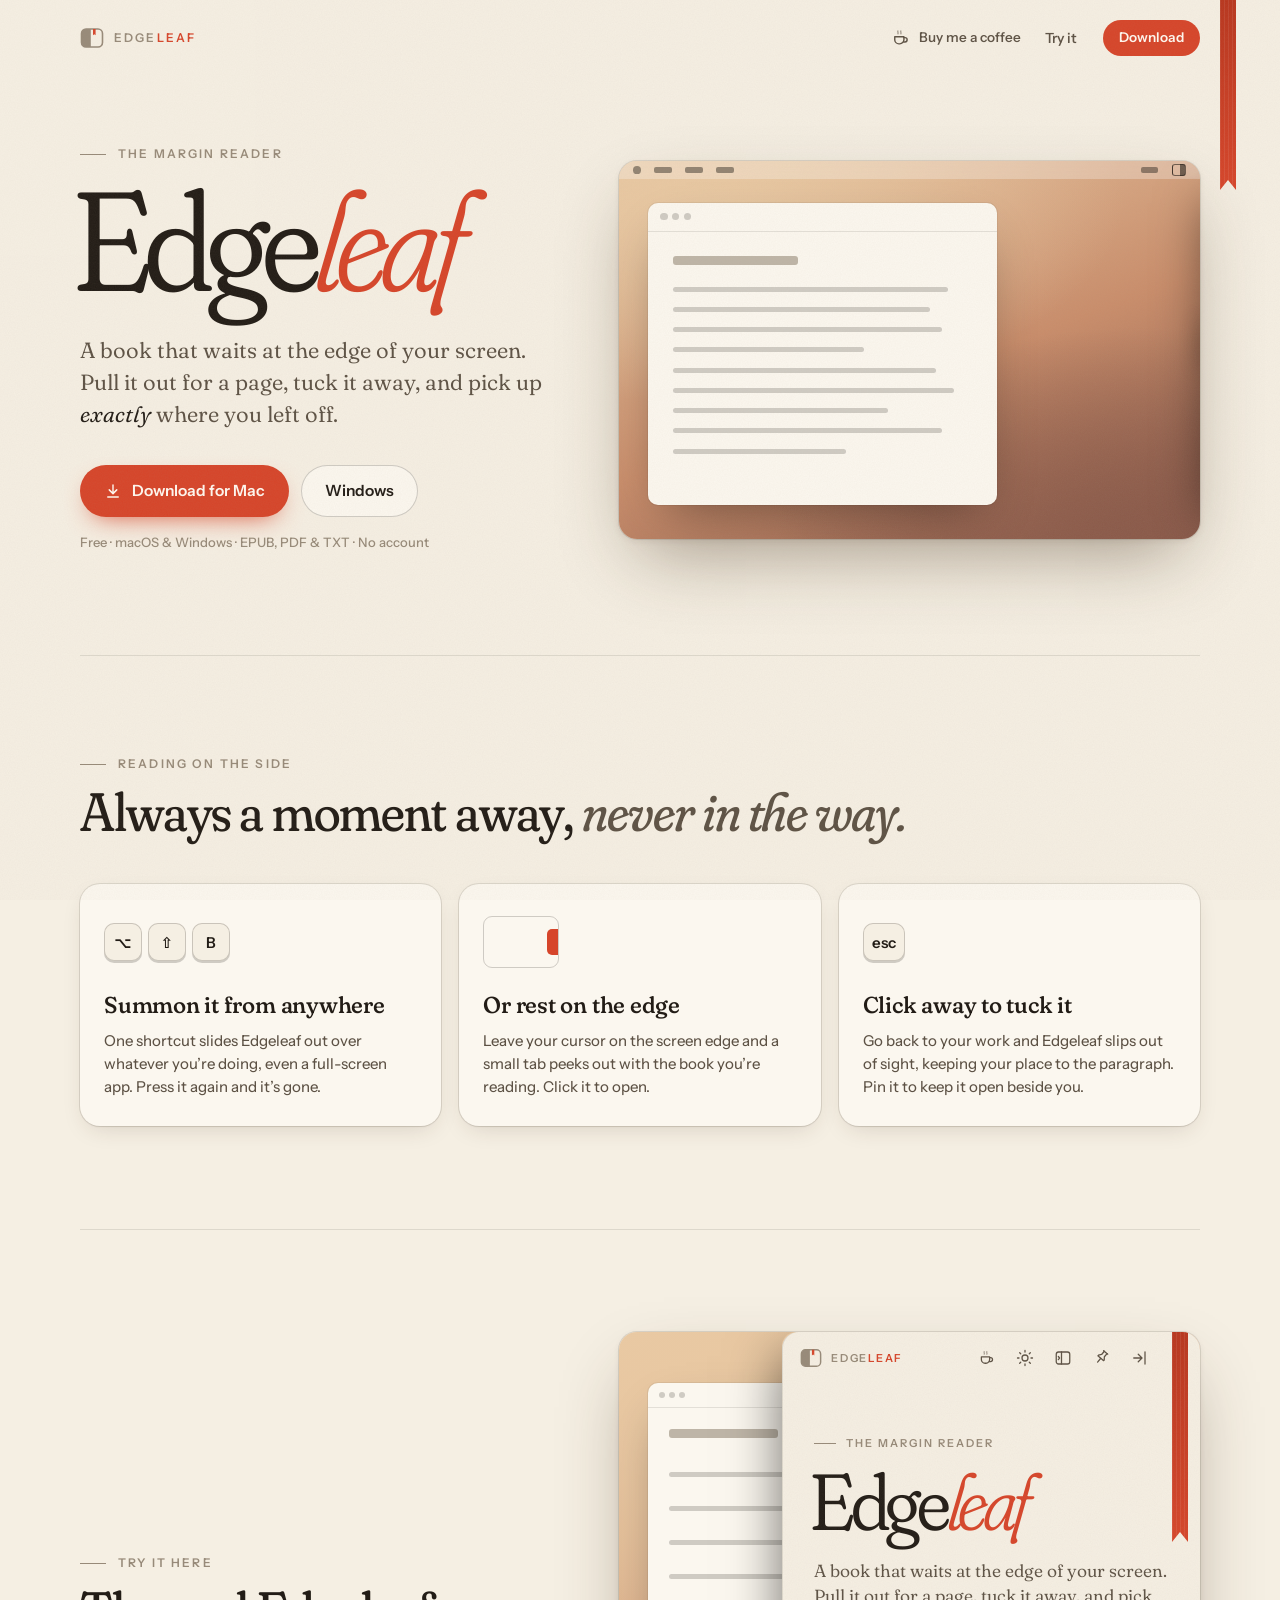
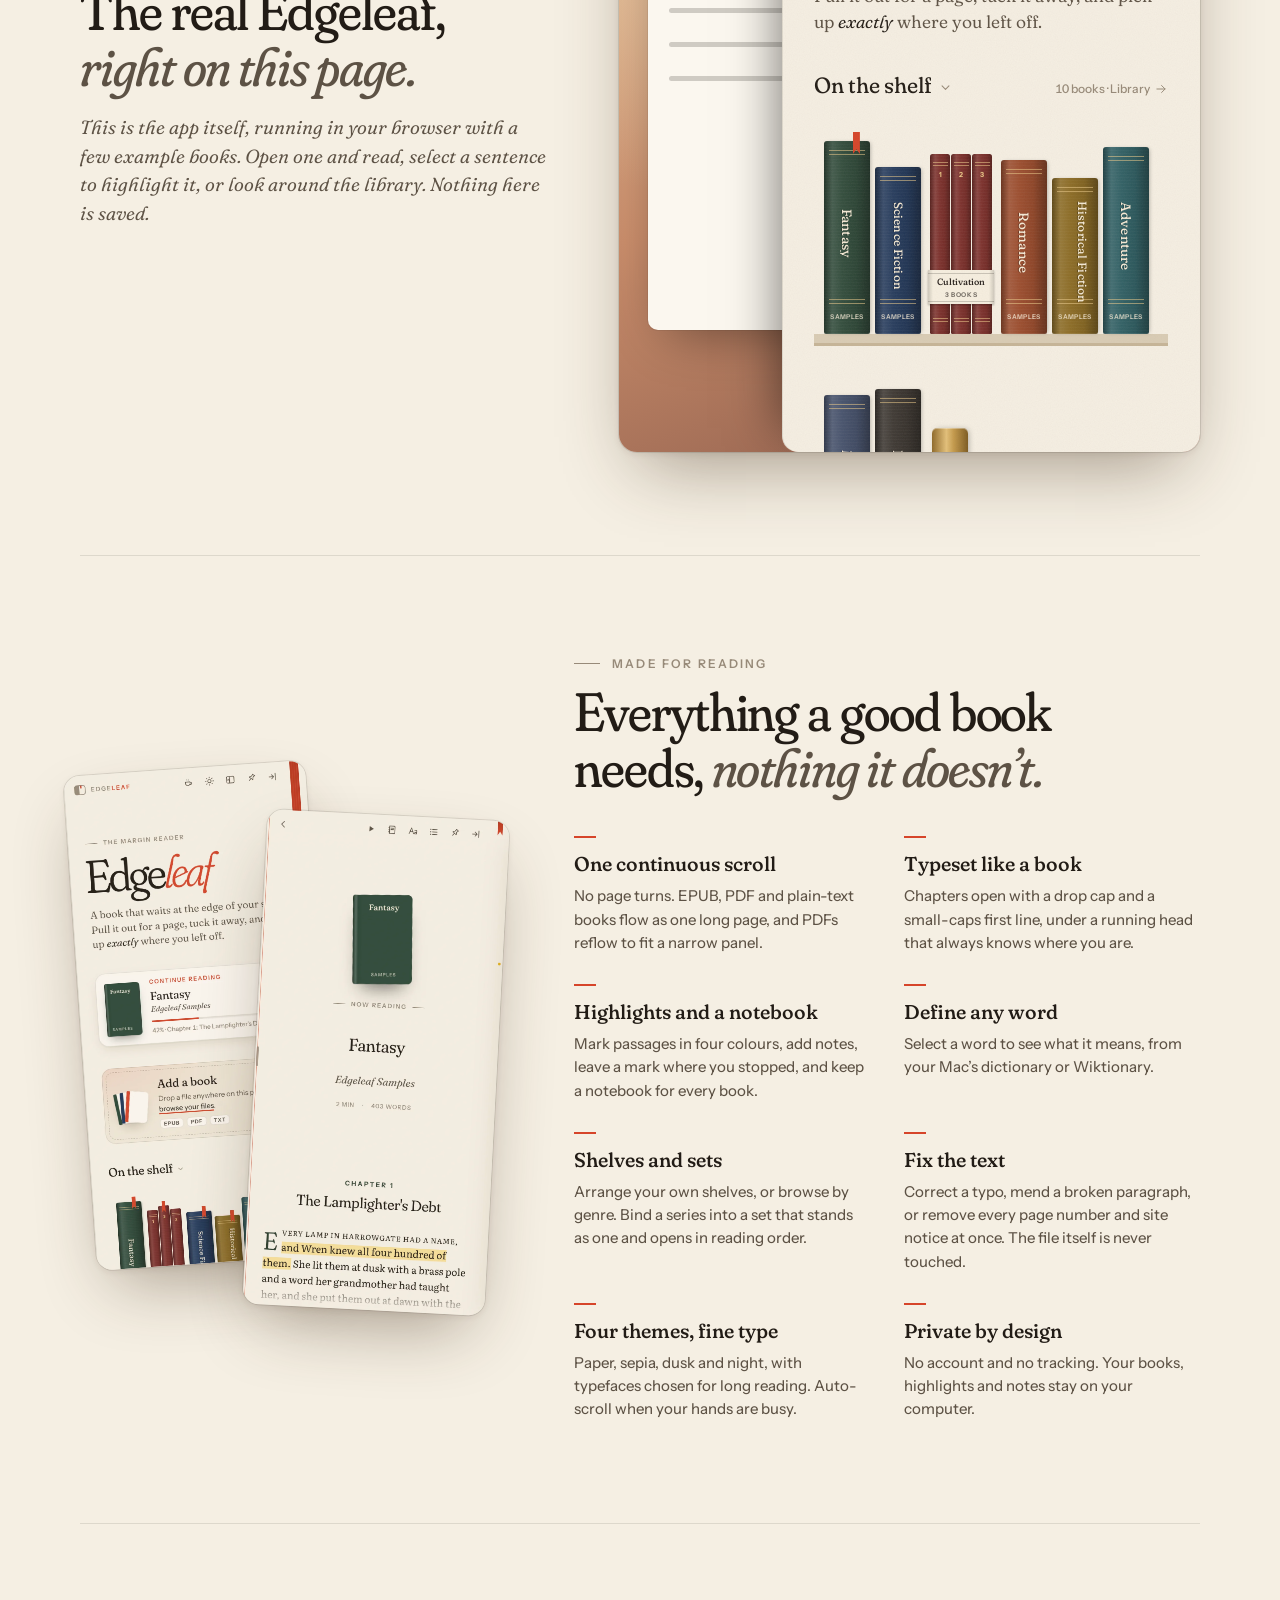
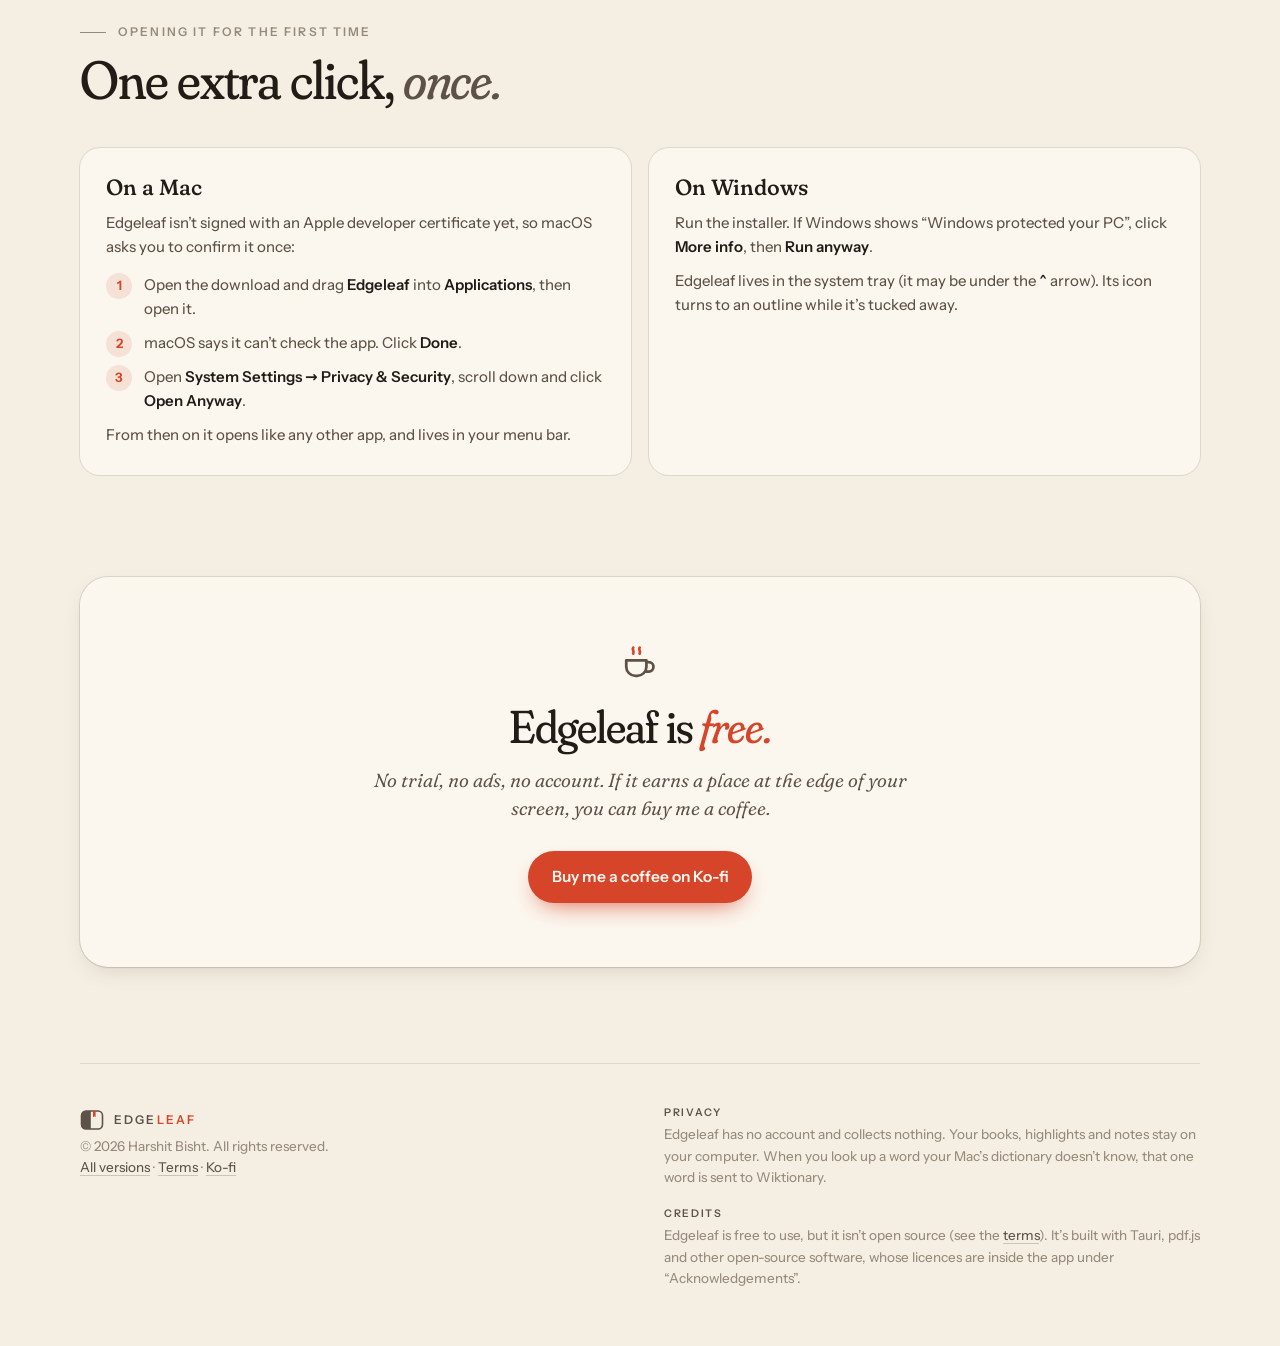
<file: index.html>
<!doctype html>
<html lang="en">
  <head>
    <meta charset="UTF-8" />
    <meta name="viewport" content="width=device-width, initial-scale=1" />
    <title>Edgeleaf — a book at the edge of your screen</title>
    <meta name="description" content="Edgeleaf is a free desktop reader for Mac and Windows that waits at the edge of your screen. Pull it out for a page, tuck it away, and pick up exactly where you left off." />
    <meta name="color-scheme" content="light dark" />
    <meta name="theme-color" content="#f5efe3" media="(prefers-color-scheme: light)" />
    <meta name="theme-color" content="#1d1916" media="(prefers-color-scheme: dark)" />
    <meta property="og:title" content="Edgeleaf — a book at the edge of your screen" />
    <meta property="og:description" content="A free, beautiful reader for Mac and Windows that hides at the screen edge. EPUB, PDF and TXT, one continuous scroll." />
    <meta property="og:image" content="https://harshit-bisht1.github.io/edgeleaf/img/og.png" />
    <link rel="canonical" href="https://harshit-bisht1.github.io/edgeleaf/" />
    <meta name="twitter:card" content="summary_large_image" />
    <link rel="icon" href="favicon.svg" type="image/svg+xml" />
    <link rel="preload" href="fonts/fraunces-latin-full-normal.woff2" as="font" type="font/woff2" crossorigin />
    <link rel="stylesheet" href="style.css" />
  </head>
  <body>
    <div class="ribbon" aria-hidden="true"></div>

    <div class="wrap">
      <header class="nav">
        <a class="brand" href="#top" aria-label="Edgeleaf">
          <svg viewBox="0 0 24 24" aria-hidden="true"><rect x="1.5" y="3" width="21" height="18" rx="4.5" fill="none" stroke="currentColor" stroke-width="1.6"/><path d="M6 3h4.8v18H6a4.5 4.5 0 0 1-4.5-4.5v-9A4.5 4.5 0 0 1 6 3z" fill="currentColor"/><path d="M13 3h2.6v6.2l-1.3-1-1.3 1z" fill="var(--accent)"/></svg>
          <span>Edge<b>leaf</b></span>
        </a>
        <div class="spacer"></div>
        <a class="nav-tip" href="https://ko-fi.com/edgeleaf" target="_blank" rel="noopener">
          <svg class="cup" viewBox="0 0 24 24" fill="none" stroke="currentColor" stroke-width="1.7" stroke-linecap="round" stroke-linejoin="round" aria-hidden="true"><path d="M4.5 10.5h11v3.5a5 5 0 0 1-5 5h-1a5 5 0 0 1-5-5z"/><path d="M15.5 11.5h1.25a2.6 2.6 0 0 1 0 5.2H15.3"/><path class="steam" d="M8.3 3.6c-.9 1.1.9 2 0 3.3"/><path class="steam" d="M11.8 3.6c-.9 1.1.9 2 0 3.3"/></svg>
          <span>Buy me a coffee</span>
        </a>
        <a class="nav-link" href="#try">Try it</a>
        <a class="pill small" href="#download">Download</a>
      </header>

      <main>
        <section class="hero" id="top">
          <div>
            <div class="eyebrow">The margin reader</div>
            <h1 class="wordmark" aria-label="Edgeleaf">Edge<em>leaf</em></h1>
            <p class="lede">
              A book that waits at the edge of your screen. Pull it out for a page, tuck it away, and
              pick up <i>exactly</i> where you left off.
            </p>
            <div class="cta" id="download">
              <a class="pill" data-dl="mac" href="https://github.com/harshit-bisht1/edgeleaf/releases/latest">
                <svg viewBox="0 0 24 24" fill="none" stroke="currentColor" stroke-width="1.9" stroke-linecap="round" stroke-linejoin="round" aria-hidden="true"><path d="M12 4v11M7 10.5l5 5 5-5M5 20h14"/></svg>
                Download for Mac
              </a>
              <a class="pill quiet" data-dl="win" href="https://github.com/harshit-bisht1/edgeleaf/releases/latest">Windows</a>
            </div>
            <p class="meta"><span data-version>Free</span> · macOS &amp; Windows · EPUB, PDF &amp; TXT · No account</p>
          </div>

          <div class="stage" aria-hidden="true">
            <div class="screen">
              <div class="menubar"><i></i><i></i><i></i><i></i><span class="gap"></span><i></i><span class="tray"></span></div>
              <div class="window">
                <div class="window-bar"><i></i><i></i><i></i></div>
                <div class="window-lines">
                  <span class="h"></span>
                  <span style="--w: 92%"></span><span style="--w: 86%"></span><span style="--w: 90%"></span><span style="--w: 64%"></span>
                  <span style="--w: 88%"></span><span style="--w: 94%"></span><span style="--w: 72%"></span>
                  <span style="--w: 90%"></span><span style="--w: 58%"></span>
                </div>
              </div>
              <div class="tab"></div>
              <div class="panel">
                <picture>
                  <source srcset="img/home-dusk.webp" media="(prefers-color-scheme: dark)" />
                  <img src="img/home-paper.webp" alt="" width="880" height="1800" />
                </picture>
                <picture>
                  <source srcset="img/reader-dusk.webp" media="(prefers-color-scheme: dark)" />
                  <img class="shot-reader" src="img/reader-paper.webp" alt="" width="880" height="1800" />
                </picture>
              </div>
              <svg class="cursor" viewBox="0 0 24 24" aria-hidden="true"><path d="M5 3l14 8.5-6.2 1.3L10 19z" fill="#111" stroke="#fff" stroke-width="1.4" stroke-linejoin="round"/></svg>
              <div class="keys"><span>⌥</span><span>⇧</span><span>B</span></div>
            </div>
          </div>
        </section>

        <section class="sec" id="how">
          <div class="eyebrow">Reading on the side</div>
          <h2 class="sec-title">Always a moment away, <em>never in the way.</em></h2>
          <div class="ways">
            <article class="way">
              <div class="way-art"><span class="kbd">⌥</span><span class="kbd">⇧</span><span class="kbd">B</span></div>
              <h3>Summon it from anywhere</h3>
              <p>One shortcut slides Edgeleaf out over whatever you’re doing, even a full-screen app. Press it again and it’s gone.</p>
            </article>
            <article class="way">
              <div class="way-art"><div class="edge-art"></div></div>
              <h3>Or rest on the edge</h3>
              <p>Leave your cursor on the screen edge and a small tab peeks out with the book you’re reading. Click it to open.</p>
            </article>
            <article class="way">
              <div class="way-art"><span class="kbd">esc</span></div>
              <h3>Click away to tuck it</h3>
              <p>Go back to your work and Edgeleaf slips out of sight, keeping your place to the paragraph. Pin it to keep it open beside you.</p>
            </article>
          </div>
        </section>

        <section class="sec try" id="try">
          <div class="try-copy">
            <div class="eyebrow">Try it here</div>
            <h2 class="sec-title">The real Edgeleaf, <em>right on this page.</em></h2>
            <p class="try-lede">This is the app itself, running in your browser with a few example books. Open one and read, select a sentence to highlight it, or look around the library. Nothing here is saved.</p>
          </div>
          <div class="try-screen">
            <div class="window try-window" aria-hidden="true">
              <div class="window-bar"><i></i><i></i><i></i></div>
              <div class="window-lines">
                <span class="h"></span>
                <span style="--w: 92%"></span><span style="--w: 86%"></span><span style="--w: 90%"></span><span style="--w: 64%"></span>
                <span style="--w: 88%"></span><span style="--w: 94%"></span><span style="--w: 72%"></span>
              </div>
            </div>
            <iframe class="try-panel" src="demo/" title="Edgeleaf, running in this page" loading="lazy"></iframe>
          </div>
        </section>

        <section class="sec features">
          <div class="feature-shot">
            <picture>
              <source srcset="img/home-dusk.webp" media="(prefers-color-scheme: dark)" />
              <img src="img/home-paper.webp" alt="Edgeleaf’s home screen: a book to continue, a place to add books, and a shelf of spines" width="880" height="1800" loading="lazy" />
            </picture>
            <picture>
              <source srcset="img/reader-dusk.webp" media="(prefers-color-scheme: dark)" />
              <img src="img/reader-paper.webp" alt="Reading a sample book in Edgeleaf: the chapter opens with a drop cap, and the first sentence is highlighted" width="880" height="1800" loading="lazy" />
            </picture>
          </div>
          <div>
            <div class="eyebrow">Made for reading</div>
            <h2 class="sec-title">Everything a good book needs, <em>nothing it doesn’t.</em></h2>
            <div class="grid">
              <div><h3>One continuous scroll</h3><p>No page turns. EPUB, PDF and plain-text books flow as one long page, and PDFs reflow to fit a narrow panel.</p></div>
              <div><h3>Typeset like a book</h3><p>Chapters open with a drop cap and a small-caps first line, under a running head that always knows where you are.</p></div>
              <div><h3>Highlights and a notebook</h3><p>Mark passages in four colours, add notes, leave a mark where you stopped, and keep a notebook for every book.</p></div>
              <div><h3>Define any word</h3><p>Select a word to see what it means, from your Mac’s dictionary or Wiktionary.</p></div>
              <div><h3>Shelves and sets</h3><p>Arrange your own shelves, or browse by genre. Bind a series into a set that stands as one and opens in reading order.</p></div>
              <div><h3>Fix the text</h3><p>Correct a typo, mend a broken paragraph, or remove every page number and site notice at once. The file itself is never touched.</p></div>
              <div><h3>Four themes, fine type</h3><p>Paper, sepia, dusk and night, with typefaces chosen for long reading. Auto-scroll when your hands are busy.</p></div>
              <div><h3>Private by design</h3><p>No account and no tracking. Your books, highlights and notes stay on your computer.</p></div>
            </div>
          </div>
        </section>

        <section class="sec" id="install">
          <div class="eyebrow">Opening it for the first time</div>
          <h2 class="sec-title">One extra click, <em>once.</em></h2>
          <div class="install">
            <div class="install-card">
              <h3>On a Mac</h3>
              <p>Edgeleaf isn’t signed with an Apple developer certificate yet, so macOS asks you to confirm it once:</p>
              <ol>
                <li>Open the download and drag <b>Edgeleaf</b> into <b>Applications</b>, then open it.</li>
                <li>macOS says it can’t check the app. Click <b>Done</b>.</li>
                <li>Open <b>System Settings → Privacy &amp; Security</b>, scroll down and click <b>Open Anyway</b>.</li>
              </ol>
              <p>From then on it opens like any other app, and lives in your menu bar.</p>
            </div>
            <div class="install-card">
              <h3>On Windows</h3>
              <p>Run the installer. If Windows shows “Windows protected your PC”, click <b>More info</b>, then <b>Run anyway</b>.</p>
              <p>Edgeleaf lives in the system tray (it may be under the <b>^</b> arrow). Its icon turns to an outline while it’s tucked away.</p>
            </div>
          </div>
        </section>

        <section class="support" id="support">
          <svg class="cup" viewBox="0 0 24 24" fill="none" stroke="currentColor" stroke-width="1.5" stroke-linecap="round" stroke-linejoin="round" aria-hidden="true"><path d="M4.5 10.5h11v3.5a5 5 0 0 1-5 5h-1a5 5 0 0 1-5-5z"/><path d="M15.5 11.5h1.25a2.6 2.6 0 0 1 0 5.2H15.3"/><path class="steam" d="M8.3 3.6c-.9 1.1.9 2 0 3.3"/><path class="steam" d="M11.8 3.6c-.9 1.1.9 2 0 3.3"/></svg>
          <h2>Edgeleaf is <em>free.</em></h2>
          <p>No trial, no ads, no account. If it earns a place at the edge of your screen, you can buy me a coffee.</p>
          <a class="pill" href="https://ko-fi.com/edgeleaf" target="_blank" rel="noopener">Buy me a coffee on Ko-fi</a>
        </section>
      </main>

      <footer class="foot">
        <div>
          <a class="brand" href="#top" aria-label="Edgeleaf">
            <svg viewBox="0 0 24 24" aria-hidden="true"><rect x="1.5" y="3" width="21" height="18" rx="4.5" fill="none" stroke="currentColor" stroke-width="1.6"/><path d="M6 3h4.8v18H6a4.5 4.5 0 0 1-4.5-4.5v-9A4.5 4.5 0 0 1 6 3z" fill="currentColor"/><path d="M13 3h2.6v6.2l-1.3-1-1.3 1z" fill="var(--accent)"/></svg>
            <span>Edge<b>leaf</b></span>
          </a>
          <p>© 2026 Harshit Bisht. All rights reserved.</p>
          <p><a href="https://github.com/harshit-bisht1/edgeleaf/releases">All versions</a> · <a href="LICENSE.txt">Terms</a> · <a href="https://ko-fi.com/edgeleaf" target="_blank" rel="noopener">Ko-fi</a></p>
        </div>
        <div>
          <div class="foot-label">Privacy</div>
          <p>Edgeleaf has no account and collects nothing. Your books, highlights and notes stay on your computer. When you look up a word your Mac’s dictionary doesn’t know, that one word is sent to Wiktionary.</p>
          <div class="foot-label">Credits</div>
          <p>Edgeleaf is free to use, but it isn’t open source (see the <a href="LICENSE.txt">terms</a>). It’s built with Tauri, pdf.js and other open-source software, whose licences are inside the app under “Acknowledgements”.</p>
        </div>
      </footer>
    </div>

    <script>
      // Point the buttons straight at the newest installers, and lead with the
      // visitor's own system. Without JavaScript they open the releases page.
      const REPO = "harshit-bisht1/edgeleaf";
      // Show the address in its proper capitalisation (a forwarding page may
      // send visitors here from /EDGELEAF/ and the like). On the custom domain
      // the path is just "/" and nothing changes.
      const name = REPO.split("/")[1];
      const typed = location.pathname.match(new RegExp(`^/${name}(?=/|$)`, "i"))?.[0];
      if (typed && typed !== `/${name}`) {
        history.replaceState(null, "", `/${name}${location.pathname.slice(typed.length)}${location.search}${location.hash}`);
      }
      const mac = document.querySelector('[data-dl="mac"]');
      const win = document.querySelector('[data-dl="win"]');
      if (/Windows/i.test(navigator.userAgent)) {
        mac.classList.add("quiet");
        mac.lastChild.textContent = " Mac";
        win.classList.remove("quiet");
        win.textContent = "Download for Windows";
        win.parentNode.prepend(win);
      }
      fetch(`https://api.github.com/repos/${REPO}/releases/latest`)
        .then((r) => (r.ok ? r.json() : null))
        .then((release) => {
          if (!release) return;
          const find = (re) => release.assets.find((a) => re.test(a.name))?.browser_download_url;
          mac.href = find(/universal\.dmg$/) ?? find(/\.dmg$/) ?? mac.href;
          win.href = find(/-setup\.exe$/) ?? find(/\.msi$/) ?? win.href;
          document.querySelector("[data-version]").textContent = `Free · ${release.tag_name}`;
        })
        .catch(() => {});
    </script>
  </body>
</html>
</file>
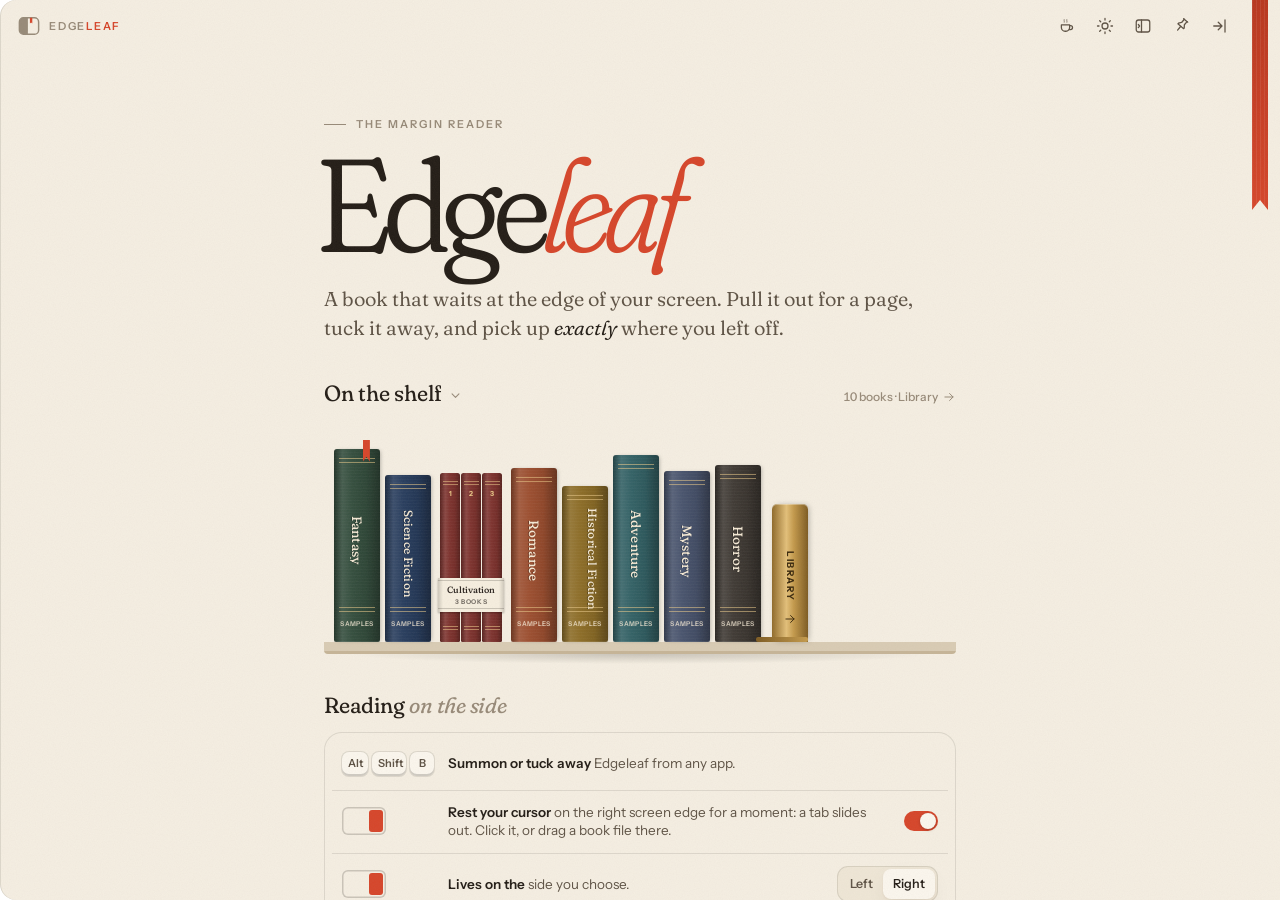
<file: demo/index.html>
<!doctype html>
<html lang="en" data-theme="paper" data-side="right">
  <head>
    <meta charset="UTF-8" />
    <meta name="viewport" content="width=device-width, initial-scale=1.0" />
    <title>Edgeleaf</title>
    <script type="module" crossorigin src="./assets/main-BB53250q.js"></script>
    <link rel="modulepreload" crossorigin href="./assets/core-wILW7VWW.js">
    <link rel="modulepreload" crossorigin href="./assets/preload-helper-uBIymjUX.js">
    <link rel="modulepreload" crossorigin href="./assets/formats-B93TeuXE.js">
    <link rel="stylesheet" crossorigin href="./assets/main-HCdjuvVk.css">
  </head>
  <body>
    <div class="app">
      <div class="view view-home"></div>
      <div class="view view-library" hidden></div>
      <div class="view view-reader" hidden></div>
      <div class="veil" aria-hidden="true">
        <div class="veil-frame">
          <div class="veil-book"><span></span><span></span><span></span></div>
          <div class="veil-title">Let go to shelve it</div>
          <div class="veil-sub">EPUB · PDF · TXT</div>
        </div>
      </div>
      <div class="toasts"></div>
      <div class="grip" title="Drag to resize · double-click for ⅓"><span class="grip-label"></span></div>
    </div>
  </body>
</html>
</file>
<file: style.css>
/* Edgeleaf — the download page. The same paper, ink and vermilion as the app. */

@font-face {
  font-family: "Fraunces";
  src: url("fonts/fraunces-latin-full-normal.woff2") format("woff2");
  font-weight: 100 900;
  font-style: normal;
  font-display: swap;
}
@font-face {
  font-family: "Fraunces";
  src: url("fonts/fraunces-latin-full-italic.woff2") format("woff2");
  font-weight: 100 900;
  font-style: italic;
  font-display: swap;
}
@font-face {
  font-family: "Instrument Sans";
  src: url("fonts/instrument-sans-latin-wght-normal.woff2") format("woff2");
  font-weight: 400 700;
  font-style: normal;
  font-display: swap;
}

:root {
  --display: "Fraunces", "Iowan Old Style", Georgia, serif;
  --ui: "Instrument Sans", -apple-system, "Segoe UI", system-ui, sans-serif;
  --ease-out: cubic-bezier(0.16, 1, 0.3, 1);

  --bg: #f5efe3;
  --bg-2: #efe7d7;
  --surface: #fbf7ef;
  --ink: #221c16;
  --ink-2: #5d5245;
  --ink-3: #978a79;
  --line: rgba(34, 28, 22, 0.11);
  --line-2: rgba(34, 28, 22, 0.2);
  --accent: #d6452a;
  --accent-2: #b8361e;
  --accent-soft: rgba(214, 69, 42, 0.12);
  --on-accent: #fff8f0;
  --wall-1: #e9c9a3;
  --wall-2: #c98d6b;
  --wall-3: #8a5a4a;
  --shadow: 0 1px 2px rgba(60, 40, 20, 0.06), 0 8px 24px -8px rgba(60, 40, 20, 0.18);
  --shadow-lg: 0 2px 6px rgba(60, 40, 20, 0.08), 0 30px 70px -20px rgba(60, 40, 20, 0.45);
  --grain-opacity: 0.07;
  color-scheme: light;
}

@media (prefers-color-scheme: dark) {
  :root {
    --bg: #1d1916;
    --bg-2: #241f1b;
    --surface: #2a2420;
    --ink: #ebe1d1;
    --ink-2: #b6a792;
    --ink-3: #7d705f;
    --line: rgba(235, 225, 209, 0.09);
    --line-2: rgba(235, 225, 209, 0.18);
    --accent: #f0694a;
    --accent-2: #ff8466;
    --accent-soft: rgba(240, 105, 74, 0.14);
    --on-accent: #1d1916;
    --wall-1: #4a3a52;
    --wall-2: #2f2a3d;
    --wall-3: #17151d;
    --shadow: 0 1px 2px rgba(0, 0, 0, 0.3), 0 8px 24px -8px rgba(0, 0, 0, 0.6);
    --shadow-lg: 0 2px 6px rgba(0, 0, 0, 0.35), 0 30px 70px -20px rgba(0, 0, 0, 0.8);
    --grain-opacity: 0.05;
    color-scheme: dark;
  }
}

*,
*::before,
*::after {
  box-sizing: border-box;
}

html {
  scroll-behavior: smooth;
}

body {
  margin: 0;
  background: var(--bg);
  color: var(--ink);
  font-family: var(--ui);
  -webkit-font-smoothing: antialiased;
  text-rendering: optimizeLegibility;
  overflow-x: hidden;
}

/* The same paper grain the app lays over its panel (plain transparency on its
   own layer; a blend mode would make Safari re-blend the page as it scrolls). */
body::after {
  content: "";
  position: fixed;
  inset: 0;
  pointer-events: none;
  z-index: 100;
  opacity: var(--grain-opacity);
  transform: translateZ(0);
  background-image: url("data:image/svg+xml,%3Csvg xmlns='http://www.w3.org/2000/svg' width='220' height='220'%3E%3Cfilter id='n'%3E%3CfeTurbulence type='fractalNoise' baseFrequency='.85' numOctaves='3' stitchTiles='stitch'/%3E%3CfeColorMatrix values='0 0 0 0 .5 0 0 0 0 .4 0 0 0 0 .3 0 0 0 1.1 0'/%3E%3C/filter%3E%3Crect width='100%25' height='100%25' filter='url(%23n)'/%3E%3C/svg%3E");
}

::selection {
  background: var(--accent-soft);
}

a {
  color: inherit;
}

img {
  display: block;
  max-width: 100%;
  height: auto;
}

.wrap {
  width: min(1120px, 100% - 40px);
  margin: 0 auto;
}

/* The ribbon bookmark that hangs from the top of the page, as in the app. */
.ribbon {
  position: absolute;
  top: 0;
  right: max(16px, calc((100vw - 1120px) / 2 - 36px));
  z-index: 5;
  width: 16px;
  height: 190px;
  background: linear-gradient(180deg, var(--accent-2), var(--accent));
  clip-path: polygon(0 0, 100% 0, 100% 100%, 50% calc(100% - 10px), 0 100%);
  transform-origin: top;
  animation: ribbon-drop 1.3s var(--ease-out) 0.2s both;
}
.ribbon::after {
  content: "";
  position: absolute;
  inset: 0;
  background: repeating-linear-gradient(90deg, rgba(255, 255, 255, 0.08) 0 1px, transparent 1px 4px);
}
@keyframes ribbon-drop {
  from {
    transform: scaleY(0.15);
  }
}

/* --------------------------------------------------------------------------
   Top bar
   -------------------------------------------------------------------------- */

.nav {
  display: flex;
  align-items: center;
  gap: 12px;
  height: 76px;
}
.brand {
  display: flex;
  align-items: center;
  gap: 10px;
  text-decoration: none;
  font: 600 12px/1 var(--ui);
  letter-spacing: 0.18em;
  text-transform: uppercase;
  color: var(--ink-3);
}
.brand svg {
  width: 24px;
  height: 24px;
}
.brand b {
  font-weight: inherit;
  color: var(--accent);
}
.nav .spacer {
  flex: 1;
}
.nav-tip {
  display: inline-flex;
  align-items: center;
  gap: 8px;
  height: 36px;
  padding: 0 12px;
  border-radius: 10px;
  text-decoration: none;
  font: 550 13.5px/1 var(--ui);
  color: var(--ink-2);
  transition: background-color 0.2s, color 0.2s;
}
.nav-tip:hover {
  background: var(--line);
  color: var(--ink);
}

/* A coffee cup whose steam rises on hover (the same drawing as the app's button). */
.cup {
  width: 20px;
  height: 20px;
  flex: none;
}
.cup .steam {
  opacity: 0.5;
  transition: opacity 0.3s, stroke 0.3s;
}
a:hover .cup .steam {
  stroke: var(--accent);
  opacity: 1;
  animation: steam 1.8s var(--ease-out) infinite;
}
a:hover .cup .steam + .steam {
  animation-delay: 0.4s;
}
@keyframes steam {
  0% {
    transform: translateY(2px);
    opacity: 0;
  }
  45% {
    opacity: 1;
  }
  100% {
    transform: translateY(-2px);
    opacity: 0;
  }
}

/* --------------------------------------------------------------------------
   Buttons
   -------------------------------------------------------------------------- */

.pill {
  display: inline-flex;
  align-items: center;
  justify-content: center;
  gap: 10px;
  height: 52px;
  padding: 0 24px;
  border-radius: 99px;
  background: var(--accent);
  color: var(--on-accent);
  text-decoration: none;
  font: 600 15.5px/1 var(--ui);
  box-shadow: 0 10px 26px -12px var(--accent);
  transition: transform 0.3s var(--ease-out), background-color 0.2s, box-shadow 0.3s;
}
.pill:hover {
  background: var(--accent-2);
  transform: translateY(-2px);
}
.pill small {
  font: 500 12px/1 var(--ui);
  opacity: 0.75;
}
.pill.quiet {
  background: var(--surface);
  color: var(--ink);
  box-shadow: inset 0 0 0 1px var(--line-2);
}
.pill.quiet:hover {
  background: var(--bg-2);
}
.pill.small {
  height: 36px;
  padding: 0 16px;
  font-size: 13.5px;
  box-shadow: none;
}
.pill svg {
  width: 18px;
  height: 18px;
}

/* --------------------------------------------------------------------------
   Hero
   -------------------------------------------------------------------------- */

.hero {
  display: grid;
  grid-template-columns: minmax(0, 0.9fr) minmax(0, 1.1fr);
  gap: clamp(32px, 5vw, 72px);
  align-items: center;
  padding: clamp(24px, 6vw, 72px) 0 clamp(56px, 8vw, 110px);
}
.eyebrow {
  font: 600 12px/1 var(--ui);
  letter-spacing: 0.18em;
  text-transform: uppercase;
  color: var(--ink-3);
  display: flex;
  align-items: center;
  gap: 12px;
}
.eyebrow::before {
  content: "";
  width: 26px;
  height: 1px;
  background: currentColor;
}
.wordmark {
  margin: 20px 0 0 -0.05em;
  font-family: var(--display);
  font-weight: 340;
  font-size: clamp(76px, 11vw, 148px);
  line-height: 0.86;
  letter-spacing: -0.055em;
  font-variation-settings: "opsz" 144, "SOFT" 100, "WONK" 1;
}
.wordmark em {
  font-style: italic;
  font-weight: 300;
  color: var(--accent);
}
.lede {
  margin: 34px 0 0;
  max-width: 27em;
  font-family: var(--display);
  font-size: clamp(19px, 2vw, 22px);
  line-height: 1.45;
  font-weight: 360;
  font-variation-settings: "opsz" 24, "SOFT" 50;
  color: var(--ink-2);
  text-wrap: pretty;
}
.lede i {
  color: var(--ink);
}
.cta {
  display: flex;
  flex-wrap: wrap;
  gap: 12px;
  margin-top: 34px;
  scroll-margin-top: 120px;
}
.meta {
  margin: 16px 0 0;
  font: 500 13px/1.5 var(--ui);
  color: var(--ink-3);
}

/* --------------------------------------------------------------------------
   The stage: a little desktop where the panel slides in, tucks away and
   peeks back out. One 14-second loop; every part shares the timeline.
   -------------------------------------------------------------------------- */

.stage {
  --loop: 14s;
  position: relative;
}
.screen {
  position: relative;
  aspect-ratio: 16 / 10.4;
  border-radius: 18px;
  overflow: hidden;
  background:
    radial-gradient(120% 90% at 15% 10%, var(--wall-1), transparent 60%),
    radial-gradient(90% 80% at 90% 100%, var(--wall-3), transparent 70%),
    linear-gradient(160deg, var(--wall-1), var(--wall-2) 55%, var(--wall-3));
  box-shadow: var(--shadow-lg), 0 0 0 1px var(--line);
}
.menubar {
  position: absolute;
  inset: 0 0 auto;
  height: 4.6%;
  display: flex;
  align-items: center;
  gap: 2.4%;
  padding: 0 2.4%;
  background: rgba(255, 255, 255, 0.28);
  backdrop-filter: blur(10px);
}
.menubar i {
  width: 3.2%;
  height: 34%;
  border-radius: 2px;
  background: rgba(34, 28, 22, 0.45);
}
.menubar i:first-child {
  width: 1.4%;
  border-radius: 50%;
  aspect-ratio: 1;
  height: auto;
}
.menubar .gap {
  flex: 1;
}
/* The app's menu-bar icon: filled while the panel is out, an outline while tucked away. */
.menubar .tray {
  width: 2.6%;
  aspect-ratio: 1.25;
  border: 1.5px solid rgba(34, 28, 22, 0.6);
  border-radius: 3px;
  background: linear-gradient(90deg, transparent 60%, rgba(34, 28, 22, 0.6) 60%);
  animation: tray var(--loop) linear infinite;
}
@keyframes tray {
  0%,
  12%,
  52%,
  69%,
  96%,
  100% {
    background-size: 0 100%;
  }
  13%,
  51%,
  70%,
  95% {
    background-size: 100% 100%;
  }
}

/* Someone else's app, busy on the left. */
.window {
  position: absolute;
  left: 5%;
  top: 11%;
  width: 60%;
  height: 80%;
  border-radius: 10px;
  background: var(--surface);
  box-shadow: 0 20px 50px -20px rgba(0, 0, 0, 0.45), 0 0 0 1px rgba(0, 0, 0, 0.06);
  overflow: hidden;
}
.window-bar {
  display: flex;
  gap: 1.4%;
  padding: 3% 3.5%;
  border-bottom: 1px solid var(--line);
}
.window-bar i {
  width: 2.2%;
  aspect-ratio: 1;
  border-radius: 50%;
  background: var(--line-2);
}
.window-lines {
  display: grid;
  gap: 5.5%;
  padding: 7% 7% 0;
  height: 100%;
  align-content: start;
}
.window-lines span {
  display: block;
  height: 5px;
  width: var(--w);
  border-radius: 3px;
  background: var(--line-2);
}
.window-lines span.h {
  height: 9px;
  width: 42%;
  background: var(--ink-3);
  opacity: 0.6;
  margin-bottom: 2%;
}

/* Edgeleaf, docked on the right edge. */
.panel {
  position: absolute;
  top: 4.6%;
  bottom: 0;
  right: 0;
  aspect-ratio: 440 / 900;
  border-radius: 12px 0 0 12px;
  overflow: hidden;
  box-shadow: -24px 0 50px -24px rgba(0, 0, 0, 0.55);
  transform: translateX(104%);
  animation: panel var(--loop) var(--ease-out) infinite;
}
.panel img {
  position: absolute;
  inset: 0;
  width: 100%;
  height: 100%;
  object-fit: cover;
  object-position: top;
}
/* First reveal shows the library; after the peek it's the book. */
.panel .shot-reader {
  animation: shot var(--loop) linear infinite;
}
@keyframes panel {
  0%,
  8% {
    transform: translateX(104%);
  }
  14%,
  48% {
    transform: none;
  }
  54%,
  66% {
    transform: translateX(104%);
  }
  72%,
  92% {
    transform: none;
  }
  98%,
  100% {
    transform: translateX(104%);
  }
}
@keyframes shot {
  0%,
  60% {
    opacity: 0;
  }
  61%,
  100% {
    opacity: 1;
  }
}

/* The shortcut, pressed. */
.keys {
  position: absolute;
  left: 50%;
  bottom: 9%;
  display: flex;
  gap: 6px;
  translate: -50% 0;
  opacity: 0;
  animation: keys var(--loop) var(--ease-out) infinite;
}
.keys span {
  min-width: 34px;
  height: 34px;
  padding: 0 8px;
  display: grid;
  place-items: center;
  border-radius: 9px;
  background: var(--surface);
  color: var(--ink);
  font: 600 14px/1 var(--ui);
  box-shadow: 0 2px 0 var(--line-2), 0 10px 24px -10px rgba(0, 0, 0, 0.4);
}
@keyframes keys {
  0%,
  3% {
    opacity: 0;
    transform: translateY(8px) scale(0.96);
  }
  6%,
  13% {
    opacity: 1;
    transform: none;
  }
  17%,
  100% {
    opacity: 0;
    transform: translateY(-6px);
  }
}

/* The peek tab slides out where the cursor rests. */
.tab {
  position: absolute;
  right: 0;
  top: 38%;
  width: 3.6%;
  height: 17%;
  border-radius: 10px 0 0 10px;
  background: var(--surface);
  box-shadow: -8px 6px 20px -8px rgba(0, 0, 0, 0.45);
  transform: translateX(105%);
  animation: tab var(--loop) var(--ease-out) infinite;
}
.tab::before {
  /* its little ribbon */
  content: "";
  position: absolute;
  top: 0;
  left: 38%;
  width: 24%;
  height: 34%;
  background: var(--accent);
  clip-path: polygon(0 0, 100% 0, 100% 100%, 50% 80%, 0 100%);
}
@keyframes tab {
  0%,
  57% {
    transform: translateX(105%);
  }
  61%,
  67% {
    transform: none;
  }
  70%,
  100% {
    transform: translateX(105%);
  }
}
/* The cursor comes to rest on the edge, then clicks the tab. */
.cursor {
  position: absolute;
  top: 44%;
  right: 1.4%;
  width: 3%;
  opacity: 0;
  animation: cursor var(--loop) var(--ease-out) infinite;
}
@keyframes cursor {
  0%,
  52% {
    opacity: 0;
    transform: translate(-260%, 60%);
  }
  55% {
    opacity: 1;
  }
  59%,
  66% {
    opacity: 1;
    transform: none;
  }
  67% {
    transform: scale(0.85);
  }
  69% {
    opacity: 1;
    transform: none;
  }
  72%,
  100% {
    opacity: 0;
  }
}

@media (prefers-reduced-motion: reduce) {
  .panel,
  .panel .shot-reader,
  .keys,
  .tab,
  .cursor,
  .menubar .tray,
  .ribbon {
    animation: none;
  }
  .panel {
    transform: none;
  }
  .panel .shot-reader {
    opacity: 1;
  }
}

/* --------------------------------------------------------------------------
   Sections
   -------------------------------------------------------------------------- */

section {
  scroll-margin-top: 24px;
}
.sec {
  padding: clamp(56px, 8vw, 104px) 0;
  border-top: 1px solid var(--line);
}
.sec-title {
  margin: 14px 0 0;
  max-width: 16em;
  font: 400 clamp(34px, 4.6vw, 54px) / 1.04 var(--display);
  font-variation-settings: "opsz" 96, "SOFT" 100;
  letter-spacing: -0.02em;
  text-wrap: balance;
}
.sec-title em {
  font-style: italic;
  color: var(--ink-2);
}

/* Three ways it lives on the side */
.ways {
  display: grid;
  grid-template-columns: repeat(3, minmax(0, 1fr));
  gap: 18px;
  margin-top: 44px;
}
.way {
  padding: 26px 24px 28px;
  border-radius: 20px;
  background: var(--surface);
  box-shadow: var(--shadow), 0 0 0 1px var(--line);
}
.way-art {
  height: 64px;
  display: flex;
  align-items: center;
  gap: 6px;
}
.kbd {
  min-width: 38px;
  height: 38px;
  padding: 0 9px;
  display: inline-grid;
  place-items: center;
  border-radius: 10px;
  background: var(--bg);
  font: 600 15px/1 var(--ui);
  box-shadow: inset 0 0 0 1px var(--line-2), 0 2px 0 var(--line-2);
}
/* A screen edge with the tab peeking out of it. */
.edge-art {
  position: relative;
  width: 76px;
  height: 52px;
  border: 1.5px solid var(--line-2);
  border-radius: 9px;
  overflow: hidden;
}
.edge-art::after {
  content: "";
  position: absolute;
  right: 0;
  top: 12px;
  width: 11px;
  height: 26px;
  border-radius: 5px 0 0 5px;
  background: var(--accent);
  animation: peek 3s var(--ease-out) infinite;
}
@keyframes peek {
  0%,
  25% {
    transform: translateX(100%);
  }
  45%,
  80% {
    transform: none;
  }
  100% {
    transform: translateX(100%);
  }
}
.way h3 {
  margin: 18px 0 0;
  font: 500 23px/1.15 var(--display);
  font-variation-settings: "opsz" 48, "SOFT" 100;
  letter-spacing: -0.01em;
}
.way p {
  margin: 10px 0 0;
  font: 450 15px/1.55 var(--ui);
  color: var(--ink-2);
}

/* Features, beside the library */
.features {
  display: grid;
  grid-template-columns: minmax(0, 0.8fr) minmax(0, 1.2fr);
  gap: clamp(36px, 6vw, 88px);
  align-items: center;
}
/* The library and a book, fanned like two cards. */
.feature-shot {
  position: relative;
  width: 100%;
  max-width: 460px;
  aspect-ratio: 1 / 1.3;
  justify-self: center;
}
.feature-shot picture {
  position: absolute;
  width: 58%;
}
.feature-shot picture:first-child {
  left: 0;
  top: 0;
  rotate: -4deg;
}
.feature-shot picture:last-child {
  right: 0;
  bottom: 0;
  rotate: 3deg;
}
.feature-shot img {
  border-radius: 16px;
  box-shadow: var(--shadow-lg), 0 0 0 1px var(--line);
}
.grid {
  display: grid;
  grid-template-columns: repeat(2, minmax(0, 1fr));
  gap: 30px 34px;
  margin-top: 40px;
}
.grid h3 {
  margin: 0;
  font: 500 20px/1.2 var(--display);
  font-variation-settings: "opsz" 36, "SOFT" 100;
}
.grid h3::before {
  content: "";
  display: block;
  width: 22px;
  height: 2px;
  margin-bottom: 14px;
  background: var(--accent);
}
.grid p {
  margin: 8px 0 0;
  font: 450 15px/1.55 var(--ui);
  color: var(--ink-2);
}

/* Try it: the app itself, docked at the edge of a little desktop */
.try {
  display: grid;
  grid-template-columns: minmax(0, 0.9fr) minmax(0, 1.1fr);
  gap: clamp(32px, 5vw, 72px);
  align-items: center;
}
.try-lede {
  margin: 18px 0 0;
  max-width: 30em;
  font: italic 360 clamp(17px, 1.8vw, 19px) / 1.5 var(--display);
  font-variation-settings: "opsz" 24, "SOFT" 50;
  color: var(--ink-2);
  text-wrap: pretty;
}
.try-screen {
  position: relative;
  height: min(720px, 86vh);
  border-radius: 18px;
  overflow: hidden;
  background:
    radial-gradient(120% 90% at 15% 10%, var(--wall-1), transparent 60%),
    radial-gradient(90% 80% at 90% 100%, var(--wall-3), transparent 70%),
    linear-gradient(160deg, var(--wall-1), var(--wall-2) 55%, var(--wall-3));
  box-shadow: var(--shadow-lg), 0 0 0 1px var(--line);
}
.try-window {
  left: 5%;
  top: 7%;
  width: 52%;
  height: 76%;
}
.try-panel {
  position: absolute;
  top: 0;
  right: 0;
  bottom: 0;
  width: min(440px, 72%);
  height: 100%;
  border: 0;
  border-radius: 14px 0 0 14px;
  background: transparent;
  box-shadow: -24px 0 50px -24px rgba(0, 0, 0, 0.55);
}
.nav-link {
  margin-right: 14px;
  font: 550 14px/1 var(--ui);
  color: var(--ink-2);
  text-decoration: none;
}
.nav-link:hover {
  color: var(--accent);
}

/* First launch */
.install {
  display: grid;
  grid-template-columns: repeat(2, minmax(0, 1fr));
  gap: 18px;
  margin-top: 40px;
}
.install-card {
  padding: 26px 26px 28px;
  border-radius: 20px;
  background: var(--surface);
  box-shadow: 0 0 0 1px var(--line);
}
.install-card h3 {
  margin: 0;
  font: 500 22px/1.2 var(--display);
  font-variation-settings: "opsz" 36, "SOFT" 100;
}
.install-card p,
.install-card li {
  font: 450 15px/1.6 var(--ui);
  color: var(--ink-2);
}
.install-card p {
  margin: 10px 0 0;
}
.install-card ol {
  margin: 14px 0 0;
  padding: 0;
  list-style: none;
  counter-reset: step;
  display: grid;
  gap: 10px;
}
.install-card li {
  position: relative;
  padding-left: 38px;
  counter-increment: step;
}
.install-card li::before {
  content: counter(step);
  position: absolute;
  left: 0;
  top: 0;
  width: 26px;
  height: 26px;
  border-radius: 50%;
  display: grid;
  place-items: center;
  background: var(--accent-soft);
  color: var(--accent);
  font: 650 13px/1 var(--ui);
}
.install-card b {
  color: var(--ink);
  font-weight: 600;
}

/* Support */
.support {
  display: grid;
  justify-items: center;
  text-align: center;
  padding: clamp(40px, 6vw, 64px) clamp(24px, 5vw, 64px);
  border-radius: 28px;
  background: var(--surface);
  box-shadow: var(--shadow), 0 0 0 1px var(--line);
}
.support .cup {
  width: 44px;
  height: 44px;
  color: var(--ink-2);
}
.support .cup .steam {
  stroke: var(--accent);
  opacity: 1;
  animation: steam 2.2s var(--ease-out) infinite;
}
.support .cup .steam + .steam {
  animation-delay: 0.5s;
}
.support h2 {
  margin: 18px 0 0;
  font: 400 clamp(32px, 4vw, 46px) / 1.05 var(--display);
  font-variation-settings: "opsz" 96, "SOFT" 100;
  letter-spacing: -0.02em;
}
.support h2 em {
  color: var(--accent);
}
.support p {
  margin: 14px 0 0;
  max-width: 31em;
  font: italic 360 clamp(17px, 1.8vw, 19px) / 1.5 var(--display);
  font-variation-settings: "opsz" 24, "SOFT" 50;
  color: var(--ink-2);
  text-wrap: pretty;
}
.support .pill {
  margin-top: 28px;
}

/* Footer */
.foot {
  display: grid;
  grid-template-columns: minmax(0, 1fr) minmax(0, 1fr);
  gap: 18px 48px;
  padding: 44px 0 56px;
  margin-top: clamp(56px, 8vw, 96px);
  border-top: 1px solid var(--line);
  font: 450 13.5px/1.6 var(--ui);
  color: var(--ink-3);
}
.foot p {
  margin: 0;
}
.foot-label {
  margin: 0 0 6px;
  font: 600 10.5px/1 var(--ui);
  letter-spacing: 0.16em;
  text-transform: uppercase;
  color: var(--ink-2);
}
.foot p + .foot-label {
  margin-top: 20px;
}
.foot a {
  color: var(--ink-2);
  text-underline-offset: 3px;
  text-decoration-color: var(--line-2);
}
.foot a:hover {
  color: var(--accent);
}
.foot .brand {
  margin-bottom: 4px;
}

/* --------------------------------------------------------------------------
   Narrow screens
   -------------------------------------------------------------------------- */

@media (max-width: 900px) {
  .hero,
  .try,
  .features {
    grid-template-columns: minmax(0, 1fr);
  }
  .ways {
    grid-template-columns: minmax(0, 1fr);
  }
  .feature-shot {
    order: 2;
    max-width: 400px;
  }
}
@media (max-width: 640px) {
  .wrap {
    width: calc(100% - 32px);
  }
  .ribbon {
    right: 3px;
    width: 10px;
    height: 110px;
  }
  .nav-tip span {
    display: none;
  }
  .grid,
  .install,
  .foot {
    grid-template-columns: minmax(0, 1fr);
  }
  .cta .pill {
    flex: 1 1 100%;
  }
  .try-screen {
    height: 640px;
  }
  .try-window {
    display: none;
  }
  .try-panel {
    width: 100%;
    border-radius: 14px;
  }
  .keys span {
    min-width: 26px;
    height: 26px;
    font-size: 12px;
  }
}
</file>
<file: demo/assets/main-HCdjuvVk.css>
@font-face{font-family:Fraunces Variable;font-style:normal;font-display:swap;font-weight:100 900;src:url(./fraunces-vietnamese-full-normal-7BpKI3vF.woff2)format("woff2-variations");unicode-range:U+102-103,U+110-111,U+128-129,U+168-169,U+1A0-1A1,U+1AF-1B0,U+300-301,U+303-304,U+308-309,U+323,U+329,U+1EA0-1EF9,U+20AB}@font-face{font-family:Fraunces Variable;font-style:normal;font-display:swap;font-weight:100 900;src:url(./fraunces-latin-ext-full-normal-YHFkNujK.woff2)format("woff2-variations");unicode-range:U+100-2BA,U+2BD-2C5,U+2C7-2CC,U+2CE-2D7,U+2DD-2FF,U+304,U+308,U+329,U+1D00-1DBF,U+1E00-1E9F,U+1EF2-1EFF,U+2020,U+20A0-20AB,U+20AD-20C0,U+2113,U+2C60-2C7F,U+A720-A7FF}@font-face{font-family:Fraunces Variable;font-style:normal;font-display:swap;font-weight:100 900;src:url(./fraunces-latin-full-normal-CFFu7zhK.woff2)format("woff2-variations");unicode-range:U+??,U+131,U+152-153,U+2BB-2BC,U+2C6,U+2DA,U+2DC,U+304,U+308,U+329,U+2000-206F,U+20AC,U+2122,U+2191,U+2193,U+2212,U+2215,U+FEFF,U+FFFD}@font-face{font-family:Fraunces Variable;font-style:italic;font-display:swap;font-weight:100 900;src:url(./fraunces-vietnamese-full-italic-BHALq22K.woff2)format("woff2-variations");unicode-range:U+102-103,U+110-111,U+128-129,U+168-169,U+1A0-1A1,U+1AF-1B0,U+300-301,U+303-304,U+308-309,U+323,U+329,U+1EA0-1EF9,U+20AB}@font-face{font-family:Fraunces Variable;font-style:italic;font-display:swap;font-weight:100 900;src:url(./fraunces-latin-ext-full-italic-B8-t4Nou.woff2)format("woff2-variations");unicode-range:U+100-2BA,U+2BD-2C5,U+2C7-2CC,U+2CE-2D7,U+2DD-2FF,U+304,U+308,U+329,U+1D00-1DBF,U+1E00-1E9F,U+1EF2-1EFF,U+2020,U+20A0-20AB,U+20AD-20C0,U+2113,U+2C60-2C7F,U+A720-A7FF}@font-face{font-family:Fraunces Variable;font-style:italic;font-display:swap;font-weight:100 900;src:url(./fraunces-latin-full-italic-D2JnYqd-.woff2)format("woff2-variations");unicode-range:U+??,U+131,U+152-153,U+2BB-2BC,U+2C6,U+2DA,U+2DC,U+304,U+308,U+329,U+2000-206F,U+20AC,U+2122,U+2191,U+2193,U+2212,U+2215,U+FEFF,U+FFFD}@font-face{font-family:Literata Variable;font-style:normal;font-display:swap;font-weight:200 900;src:url(./literata-cyrillic-ext-wght-normal-CGKlZYBf.woff2)format("woff2-variations");unicode-range:U+460-52F,U+1C80-1C8A,U+20B4,U+2DE0-2DFF,U+A640-A69F,U+FE2E-FE2F}@font-face{font-family:Literata Variable;font-style:normal;font-display:swap;font-weight:200 900;src:url(./literata-cyrillic-wght-normal-DLqwHbi6.woff2)format("woff2-variations");unicode-range:U+301,U+400-45F,U+490-491,U+4B0-4B1,U+2116}@font-face{font-family:Literata Variable;font-style:normal;font-display:swap;font-weight:200 900;src:url(./literata-greek-ext-wght-normal-e3e57Shi.woff2)format("woff2-variations");unicode-range:U+1F??}@font-face{font-family:Literata Variable;font-style:normal;font-display:swap;font-weight:200 900;src:url(./literata-greek-wght-normal-CO1l-giJ.woff2)format("woff2-variations");unicode-range:U+370-377,U+37A-37F,U+384-38A,U+38C,U+38E-3A1,U+3A3-3FF}@font-face{font-family:Literata Variable;font-style:normal;font-display:swap;font-weight:200 900;src:url(./literata-vietnamese-wght-normal-LcSrhZ7T.woff2)format("woff2-variations");unicode-range:U+102-103,U+110-111,U+128-129,U+168-169,U+1A0-1A1,U+1AF-1B0,U+300-301,U+303-304,U+308-309,U+323,U+329,U+1EA0-1EF9,U+20AB}@font-face{font-family:Literata Variable;font-style:normal;font-display:swap;font-weight:200 900;src:url(./literata-latin-ext-wght-normal-BnEbWgdZ.woff2)format("woff2-variations");unicode-range:U+100-2BA,U+2BD-2C5,U+2C7-2CC,U+2CE-2D7,U+2DD-2FF,U+304,U+308,U+329,U+1D00-1DBF,U+1E00-1E9F,U+1EF2-1EFF,U+2020,U+20A0-20AB,U+20AD-20C0,U+2113,U+2C60-2C7F,U+A720-A7FF}@font-face{font-family:Literata Variable;font-style:normal;font-display:swap;font-weight:200 900;src:url(./literata-latin-wght-normal-DLxlUchJ.woff2)format("woff2-variations");unicode-range:U+??,U+131,U+152-153,U+2BB-2BC,U+2C6,U+2DA,U+2DC,U+304,U+308,U+329,U+2000-206F,U+20AC,U+2122,U+2191,U+2193,U+2212,U+2215,U+FEFF,U+FFFD}@font-face{font-family:Literata Variable;font-style:italic;font-display:swap;font-weight:200 900;src:url(./literata-cyrillic-ext-wght-italic-DrMGjC4f.woff2)format("woff2-variations");unicode-range:U+460-52F,U+1C80-1C8A,U+20B4,U+2DE0-2DFF,U+A640-A69F,U+FE2E-FE2F}@font-face{font-family:Literata Variable;font-style:italic;font-display:swap;font-weight:200 900;src:url(./literata-cyrillic-wght-italic-C2hF6zFe.woff2)format("woff2-variations");unicode-range:U+301,U+400-45F,U+490-491,U+4B0-4B1,U+2116}@font-face{font-family:Literata Variable;font-style:italic;font-display:swap;font-weight:200 900;src:url(./literata-greek-ext-wght-italic-f6xT_0ee.woff2)format("woff2-variations");unicode-range:U+1F??}@font-face{font-family:Literata Variable;font-style:italic;font-display:swap;font-weight:200 900;src:url(./literata-greek-wght-italic-9BAkQpca.woff2)format("woff2-variations");unicode-range:U+370-377,U+37A-37F,U+384-38A,U+38C,U+38E-3A1,U+3A3-3FF}@font-face{font-family:Literata Variable;font-style:italic;font-display:swap;font-weight:200 900;src:url(./literata-vietnamese-wght-italic-LyOFdRXZ.woff2)format("woff2-variations");unicode-range:U+102-103,U+110-111,U+128-129,U+168-169,U+1A0-1A1,U+1AF-1B0,U+300-301,U+303-304,U+308-309,U+323,U+329,U+1EA0-1EF9,U+20AB}@font-face{font-family:Literata Variable;font-style:italic;font-display:swap;font-weight:200 900;src:url(./literata-latin-ext-wght-italic-CC1SwlwQ.woff2)format("woff2-variations");unicode-range:U+100-2BA,U+2BD-2C5,U+2C7-2CC,U+2CE-2D7,U+2DD-2FF,U+304,U+308,U+329,U+1D00-1DBF,U+1E00-1E9F,U+1EF2-1EFF,U+2020,U+20A0-20AB,U+20AD-20C0,U+2113,U+2C60-2C7F,U+A720-A7FF}@font-face{font-family:Literata Variable;font-style:italic;font-display:swap;font-weight:200 900;src:url(./literata-latin-wght-italic-Bm_GJfSc.woff2)format("woff2-variations");unicode-range:U+??,U+131,U+152-153,U+2BB-2BC,U+2C6,U+2DA,U+2DC,U+304,U+308,U+329,U+2000-206F,U+20AC,U+2122,U+2191,U+2193,U+2212,U+2215,U+FEFF,U+FFFD}@font-face{font-family:Newsreader Variable;font-style:normal;font-display:swap;font-weight:200 800;src:url(./newsreader-vietnamese-wght-normal-Czsa-EzN.woff2)format("woff2-variations");unicode-range:U+102-103,U+110-111,U+128-129,U+168-169,U+1A0-1A1,U+1AF-1B0,U+300-301,U+303-304,U+308-309,U+323,U+329,U+1EA0-1EF9,U+20AB}@font-face{font-family:Newsreader Variable;font-style:normal;font-display:swap;font-weight:200 800;src:url(./newsreader-latin-ext-wght-normal-C-3rgBeH.woff2)format("woff2-variations");unicode-range:U+100-2BA,U+2BD-2C5,U+2C7-2CC,U+2CE-2D7,U+2DD-2FF,U+304,U+308,U+329,U+1D00-1DBF,U+1E00-1E9F,U+1EF2-1EFF,U+2020,U+20A0-20AB,U+20AD-20C0,U+2113,U+2C60-2C7F,U+A720-A7FF}@font-face{font-family:Newsreader Variable;font-style:normal;font-display:swap;font-weight:200 800;src:url(./newsreader-latin-wght-normal-CCVVNp6i.woff2)format("woff2-variations");unicode-range:U+??,U+131,U+152-153,U+2BB-2BC,U+2C6,U+2DA,U+2DC,U+304,U+308,U+329,U+2000-206F,U+20AC,U+2122,U+2191,U+2193,U+2212,U+2215,U+FEFF,U+FFFD}@font-face{font-family:Newsreader Variable;font-style:italic;font-display:swap;font-weight:200 800;src:url(./newsreader-vietnamese-wght-italic-xAqemagA.woff2)format("woff2-variations");unicode-range:U+102-103,U+110-111,U+128-129,U+168-169,U+1A0-1A1,U+1AF-1B0,U+300-301,U+303-304,U+308-309,U+323,U+329,U+1EA0-1EF9,U+20AB}@font-face{font-family:Newsreader Variable;font-style:italic;font-display:swap;font-weight:200 800;src:url(./newsreader-latin-ext-wght-italic-DFS986qL.woff2)format("woff2-variations");unicode-range:U+100-2BA,U+2BD-2C5,U+2C7-2CC,U+2CE-2D7,U+2DD-2FF,U+304,U+308,U+329,U+1D00-1DBF,U+1E00-1E9F,U+1EF2-1EFF,U+2020,U+20A0-20AB,U+20AD-20C0,U+2113,U+2C60-2C7F,U+A720-A7FF}@font-face{font-family:Newsreader Variable;font-style:italic;font-display:swap;font-weight:200 800;src:url(./newsreader-latin-wght-italic-Bxi8ein9.woff2)format("woff2-variations");unicode-range:U+??,U+131,U+152-153,U+2BB-2BC,U+2C6,U+2DA,U+2DC,U+304,U+308,U+329,U+2000-206F,U+20AC,U+2122,U+2191,U+2193,U+2212,U+2215,U+FEFF,U+FFFD}@font-face{font-family:Instrument Sans Variable;font-style:normal;font-display:swap;font-weight:400 700;src:url(./instrument-sans-latin-ext-wght-normal-B5bTHO_g.woff2)format("woff2-variations");unicode-range:U+100-2BA,U+2BD-2C5,U+2C7-2CC,U+2CE-2D7,U+2DD-2FF,U+304,U+308,U+329,U+1D00-1DBF,U+1E00-1E9F,U+1EF2-1EFF,U+2020,U+20A0-20AB,U+20AD-20C0,U+2113,U+2C60-2C7F,U+A720-A7FF}@font-face{font-family:Instrument Sans Variable;font-style:normal;font-display:swap;font-weight:400 700;src:url(./instrument-sans-latin-wght-normal-BbzFLZTg.woff2)format("woff2-variations");unicode-range:U+??,U+131,U+152-153,U+2BB-2BC,U+2C6,U+2DA,U+2DC,U+304,U+308,U+329,U+2000-206F,U+20AC,U+2122,U+2191,U+2193,U+2212,U+2215,U+FEFF,U+FFFD}:root{--display:"Fraunces Variable", "Iowan Old Style", Georgia, serif;--ui:"Instrument Sans Variable", -apple-system, "Segoe UI", system-ui, sans-serif;--read-font:"Literata Variable", Georgia, serif;--read-size:18px;--read-leading:1.6;--ease-out:cubic-bezier(.16, 1, .3, 1);--ease-in:cubic-bezier(.7, 0, .84, 0);--radius:16px;--bar-h:52px;--bg:#f5efe3;--bg-2:#efe7d7;--surface:#fbf7ef;--ink:#221c16;--ink-2:#5d5245;--ink-3:#978a79;--line:#221c161c;--line-2:#221c1633;--accent:#d6452a;--accent-2:#b8361e;--accent-soft:#d6452a1f;--on-accent:#fff8f0;--shelf:#d9ccb5;--shelf-edge:#c6b598;--shadow:0 1px 2px #3c28140f, 0 8px 24px -8px #3c28142e;--shadow-lg:0 2px 6px #3c281414, 0 24px 60px -16px #3c281459;--grain-opacity:.07;--selection:#d6452a33;--lightningcss-light:initial;--lightningcss-dark: ;color-scheme:light}[data-theme=sepia]{--bg:#ecdfc4;--bg-2:#e4d4b5;--surface:#f4e9d2;--ink:#36271a;--ink-2:#6a5236;--ink-3:#9c8563;--line:#36271a21;--line-2:#36271a3d;--accent:#b5412a;--accent-2:#963320;--accent-soft:#b5412a21;--shelf:#cdb58c;--shelf-edge:#b89c6d;--selection:#b5412a38}[data-theme=dusk]{--bg:#1d1916;--bg-2:#241f1b;--surface:#2a2420;--ink:#ebe1d1;--ink-2:#b6a792;--ink-3:#7d705f;--line:#ebe1d117;--line-2:#ebe1d12e;--accent:#f0694a;--accent-2:#ff8466;--accent-soft:#f0694a24;--on-accent:#1d1916;--shelf:#3a322b;--shelf-edge:#2b2520;--shadow:0 1px 2px #0000004d, 0 8px 24px -8px #0009;--shadow-lg:0 2px 6px #00000059, 0 24px 60px -16px #000000bf;--grain-opacity:.05;--selection:#f0694a47;--lightningcss-light: ;--lightningcss-dark:initial;color-scheme:dark}[data-theme=night]{--bg:#0c0c0e;--bg-2:#131316;--surface:#17171b;--ink:#d9d6cf;--ink-2:#9d9990;--ink-3:#65625c;--line:#d9d6cf14;--line-2:#d9d6cf29;--accent:#ff7757;--accent-2:#ff9377;--accent-soft:#ff775721;--on-accent:#0c0c0e;--shelf:#26262b;--shelf-edge:#1b1b1f;--shadow:0 1px 2px #0006, 0 8px 24px -8px #000c;--shadow-lg:0 2px 6px #00000080, 0 24px 60px -16px #000000e6;--grain-opacity:.04;--selection:#ff775742;--lightningcss-light: ;--lightningcss-dark:initial;color-scheme:dark}*,:before,:after{box-sizing:border-box}html,body{background:0 0;height:100%;margin:0;overflow:hidden}body{font-family:var(--ui);color:var(--ink);-webkit-font-smoothing:antialiased;text-rendering:optimizelegibility;-webkit-user-select:none;user-select:none;cursor:default}::selection{background:var(--selection)}button{font:inherit;color:inherit;cursor:pointer;background:0 0;border:0;padding:0}button:focus-visible,[tabindex]:focus-visible,input:focus-visible{outline:2px solid var(--accent);outline-offset:2px;border-radius:6px}svg{display:block}.app{background:var(--bg);border-radius:0 var(--radius) var(--radius) 0;box-shadow:inset -1px 0 0 var(--line);transition:background-color .5s var(--ease-out), color .5s var(--ease-out);isolation:isolate;position:fixed;inset:0;overflow:hidden}.app:after{content:"";pointer-events:none;z-index:100;opacity:var(--grain-opacity);background-image:url("data:image/svg+xml,%3Csvg xmlns='http://www.w3.org/2000/svg' width='220' height='220'%3E%3Cfilter id='n'%3E%3CfeTurbulence type='fractalNoise' baseFrequency='.85' numOctaves='3' stitchTiles='stitch'/%3E%3CfeColorMatrix values='0 0 0 0 .5 0 0 0 0 .4 0 0 0 0 .3 0 0 0 1.1 0'/%3E%3C/filter%3E%3Crect width='100%25' height='100%25' filter='url(%23n)'/%3E%3C/svg%3E");position:absolute;inset:0}[data-side=right] .app{border-radius:var(--radius) 0 0 var(--radius);box-shadow:inset 1px 0 0 var(--line)}.app{--slide:-1}[data-side=right] .app{--slide:1}.app.entering{animation:panel-in .55s var(--ease-out) both}.app.leaving{animation:panel-out .24s var(--ease-in) both}@keyframes panel-in{0%{transform:translateX(calc(var(--slide) * 36px));opacity:0;filter:blur(2px)}}@keyframes panel-out{to{transform:translateX(calc(var(--slide) * 48px));opacity:0;filter:blur(2px)}}[data-side=right] [data-act=tuck] svg{transform:scaleX(-1)}.view{flex-direction:column;display:flex;position:absolute;inset:0}.view[hidden]{display:none}.grip{z-index:70;cursor:ew-resize;touch-action:none;width:7px;position:absolute;top:0;bottom:0;right:0}[data-side=right] .grip{left:0;right:auto}.grip:before{content:"";background:var(--accent);opacity:0;width:1px;transition:opacity .2s;position:absolute;top:0;bottom:0;left:3px}.grip:after{content:"";background:var(--ink-3);opacity:0;border-radius:4px;width:4px;height:36px;margin-top:-18px;transition:opacity .2s,background-color .2s;position:absolute;top:50%;left:1.5px}.grip:hover:before,.resizing .grip:before{opacity:.5}.grip:hover:after,.resizing .grip:after{opacity:.8}.grip.snapped:after{background:var(--accent)}.grip-label{background:var(--ink);color:var(--bg);font:650 12px/1 var(--ui);font-variant-numeric:tabular-nums;white-space:nowrap;opacity:0;pointer-events:none;border-radius:9px;padding:6px 9px;transition:opacity .15s;position:absolute;top:50%;left:14px;translate:0 -50%}[data-side=left] .grip-label{left:auto;right:14px}.resizing .grip-label{opacity:1}.resizing,.resizing *{cursor:ew-resize!important;-webkit-user-select:none!important;user-select:none!important}[data-side=left] .rail{right:7px}.bar{z-index:20;height:var(--bar-h);flex:none;align-items:center;gap:4px;padding:0 44px 0 12px;display:flex;position:relative}.icon-btn{width:34px;height:34px;color:var(--ink-2);transition:background-color .2s, color .2s, transform .2s var(--ease-out);border-radius:10px;place-items:center;display:grid}.icon-btn:hover{background:var(--line);color:var(--ink)}.icon-btn:active{transform:scale(.92)}.icon-btn[aria-pressed=true]{color:var(--accent);background:var(--accent-soft)}.icon-btn svg{width:18px;height:18px}.pin-btn svg{transition:transform .5s var(--ease-out);transform:rotate(40deg)translateY(-1px)}.pin-btn .pin-body{transition:fill .3s}.pin-btn[aria-pressed=true] svg{transform:translateY(1.5px)}.pin-btn[aria-pressed=true] .pin-body{fill:color-mix(in srgb, currentColor 22%, transparent)}.spacer{flex:1}[data-tip]{position:relative}[data-tip]:after{content:attr(data-tip);background:var(--ink);color:var(--bg);font:500 11px/1 var(--ui);letter-spacing:.01em;white-space:nowrap;opacity:0;pointer-events:none;transition:opacity .15s, translate .2s var(--ease-out);z-index:50;border-radius:7px;padding:5px 8px;position:absolute;top:calc(100% + 6px);left:50%;translate:-50% -4px}[data-tip]:hover:after{opacity:1;transition-delay:.45s;translate:-50%}[data-tip-align=end]:after{left:auto;right:0;translate:0 -4px}[data-tip-align=end]:hover:after{translate:0}[data-tip-pos=above]:after{top:auto;bottom:calc(100% + 6px)}.kbd{background:var(--surface);min-width:24px;height:24px;box-shadow:inset 0 -2px 0 var(--line-2), 0 0 0 1px var(--line);font:600 11px/1 var(--ui);color:var(--ink-2);border-radius:7px;place-items:center;padding:0 6px;display:inline-grid}.switch{background:var(--line-2);border-radius:99px;flex:none;width:34px;height:20px;transition:background-color .25s;position:relative}.switch:after{content:"";background:var(--surface);width:16px;height:16px;transition:transform .3s var(--ease-out);border-radius:50%;position:absolute;top:2px;left:2px;box-shadow:0 1px 3px #00000040}.switch[aria-checked=true]{background:var(--accent)}.switch[aria-checked=true]:after{transform:translate(14px)}.seg{background:var(--bg-2);box-shadow:inset 0 0 0 1px var(--line);border-radius:11px;padding:3px;display:flex}.seg button{height:30px;font:550 12.5px/1 var(--ui);color:var(--ink-2);border-radius:8px;flex:1;transition:background-color .2s,color .2s,box-shadow .2s}.seg button[aria-pressed=true]{background:var(--surface);color:var(--ink);box-shadow:var(--shadow)}.toasts{z-index:90;pointer-events:none;justify-items:center;gap:8px;width:calc(100% - 32px);display:grid;position:absolute;bottom:22px;left:50%;translate:-50%}.toast{background:var(--ink);max-width:100%;color:var(--bg);font:500 13px/1.35 var(--ui);box-shadow:var(--shadow-lg);animation:toast-in .4s var(--ease-out) both;border-radius:12px;padding:10px 14px}.toast.with-action{pointer-events:auto;align-items:center;gap:14px;display:flex}.toast-action{font:700 12.5px/1 var(--ui);color:var(--accent-2);letter-spacing:.02em;flex:none}[data-theme=paper] .toast-action,[data-theme=sepia] .toast-action{color:#ffb49f}.toast.out{animation:toast-out .3s var(--ease-in) both}@keyframes toast-in{0%{opacity:0;transform:translateY(12px)scale(.96)}}@keyframes toast-out{to{opacity:0;transform:translateY(8px)}}.menu{z-index:95;background:var(--surface);min-width:190px;box-shadow:var(--shadow-lg), 0 0 0 1px var(--line);animation:pop .18s var(--ease-out) both;border-radius:12px;padding:5px;position:fixed}.menu button{width:100%;font:500 13px/1 var(--ui);text-align:left;border-radius:8px;align-items:center;gap:10px;padding:8px 10px;display:flex}.menu button:hover{background:var(--line)}.menu button.danger{color:var(--accent)}.menu-heading{font:650 10px/1 var(--ui);letter-spacing:.14em;text-transform:uppercase;color:var(--ink-3);padding:8px 10px 4px}.menu-check{color:var(--accent);margin-left:auto;font-weight:700}.menu{max-width:min(300px,100vw - 16px);max-height:min(84vh,640px);overflow-y:auto}.menu hr{background:var(--line);border:0;height:1px;margin:4px 6px}@keyframes pop{0%{opacity:0;transform:scale(.96)translateY(-4px)}}.veil{z-index:80;background:color-mix(in srgb, var(--bg) 82%, transparent);-webkit-backdrop-filter:blur(10px)saturate(1.2);opacity:0;pointer-events:none;transition:opacity .25s var(--ease-out);place-items:center;padding:18px;display:grid;position:absolute;inset:0}.veil.on{opacity:1}.veil-frame{border:1.5px dashed var(--accent);text-align:center;width:100%;height:100%;transition:transform .45s var(--ease-out);border-radius:20px;place-content:center;justify-items:center;gap:18px;display:grid;transform:scale(.97)}.veil.on .veil-frame{transform:none}.veil-book{width:84px;height:108px;animation:1.8s ease-in-out infinite veil-bob;position:relative}.veil-book span{background:var(--surface);box-shadow:var(--shadow);border-left:8px solid var(--accent);border-radius:4px 10px 10px 4px;position:absolute;inset:0}.veil-book span:first-child{opacity:.5;transform:rotate(-9deg)translate(-14px,6px)}.veil-book span:nth-child(2){opacity:.75;transform:rotate(6deg)translate(12px,2px)}@keyframes veil-bob{50%{transform:translateY(-8px)}}.veil-title{font:400 30px/1.05 var(--display);font-variation-settings:"opsz" 144, "SOFT" 100, "WONK" 1;letter-spacing:-.02em}.veil-sub{color:var(--ink-3);letter-spacing:.02em;font-size:13px}@media (prefers-reduced-motion:reduce){*,:before,:after{transition-duration:.001ms!important;animation-duration:.001ms!important}}.menu:has(.menu-choices){min-width:232px}.menu-choices{grid-auto-columns:minmax(0,1fr);grid-auto-flow:column;gap:3px;padding:2px 3px 6px;display:grid}.menu .menu-choices button{font:550 10px/1.1 var(--ui);text-align:center;color:var(--ink-2);border-radius:9px;align-content:start;justify-items:center;gap:6px;padding:8px 2px 7px;display:grid}.menu-choices svg{width:17px;height:17px}.menu .menu-choices.compact button{padding:7px 2px}.menu-icon{width:17px;height:17px;color:var(--ink-3);flex:none;place-items:center;display:grid}.menu-icon svg{width:16px;height:16px}.menu button:hover .menu-icon{color:var(--ink)}.menu button.danger .menu-icon{color:inherit}.menu-label{text-overflow:ellipsis;white-space:nowrap;flex:1;min-width:0;overflow:hidden}.menu-hint{font:500 11px/1 var(--ui);color:var(--ink-3);font-variant-numeric:tabular-nums;flex:none}.menu-hint+.menu-check{margin-left:0}.menu.has-filter{width:250px;max-height:min(64vh,430px)}.menu-filter{z-index:1;border:0;border-bottom:1px solid var(--line);background:var(--surface);width:calc(100% + 10px);font:500 13px/1 var(--ui);color:var(--ink);-webkit-user-select:text;user-select:text;border-radius:12px 12px 0 0;outline:0;margin:-5px -5px 4px;padding:13px 15px 10px;display:block;position:sticky;top:-5px}.menu-filter::placeholder{color:var(--ink-3)}.menu button[hidden],.menu hr[hidden],.menu-heading[hidden],.menu-choices[hidden],.menu-none[hidden]{display:none}.menu-none{font:italic 13.5px/1.2 var(--display);color:var(--ink-3);padding:10px}.menu button:focus-visible{background:var(--line);outline:0}.menu .menu-choices button[aria-checked=true]{background:var(--accent-soft);color:var(--accent)}.home-scroll{scrollbar-width:none;flex:1;overflow:clip auto}.home-scroll::-webkit-scrollbar{display:none}.home{--gutter:clamp(32px, 6vw, 44px);padding:4px var(--gutter) 40px;grid-template-columns:minmax(0,1fr);gap:40px;max-width:720px;margin:0 auto;display:grid}.continue-host:empty{display:none}.brand-mark{font:600 11px/1 var(--ui);letter-spacing:.16em;text-transform:uppercase;color:var(--ink-3);align-items:center;gap:9px;padding:0 6px;display:flex}.brand-mark svg{width:22px;height:22px}.brand-mark b{font-weight:inherit;color:var(--accent)}.tip-btn .steam{opacity:.5;transition:opacity .3s,stroke .3s}.tip-btn:hover .steam{stroke:var(--accent);opacity:1;animation:steam 1.8s var(--ease-out) infinite}.tip-btn:hover .steam+.steam{animation-delay:.4s}@keyframes steam{0%{opacity:0;transform:translateY(2px)}45%{opacity:1}to{opacity:0;transform:translateY(-2px)}}@media (prefers-reduced-motion:reduce){.tip-btn:hover .steam{animation:none}}.rise{animation:rise .9s var(--ease-out) both;animation-delay:calc(var(--i,0) * 70ms + 80ms)}@keyframes rise{0%{opacity:0;transform:translateY(14px)}}.hero{padding-top:clamp(28px,7vh,72px);position:relative}.eyebrow{font:600 11px/1 var(--ui);letter-spacing:.18em;text-transform:uppercase;color:var(--ink-3);align-items:center;gap:10px;display:flex}.eyebrow:before{content:"";background:currentColor;width:22px;height:1px}.wordmark{font-family:var(--display);letter-spacing:-.055em;font-variation-settings:"opsz" 144, "SOFT" 100, "WONK" 1;color:var(--ink);margin:18px 0 0 -.05em;font-size:clamp(64px,19vw,132px);font-weight:340;line-height:.86}.wordmark em{color:var(--accent);font-variation-settings:"opsz" 144, "SOFT" 100, "WONK" 1;font-style:italic;font-weight:300}.hero-ribbon{z-index:25;background:linear-gradient(180deg, var(--accent-2), var(--accent));clip-path:polygon(0 0,100% 0,100% 100%,50% calc(100% - 10px),0 100%);transform-origin:top;width:16px;height:210px;animation:ribbon-drop 1.3s var(--ease-out) .25s both;view-transition-name:ribbon;pointer-events:none;position:absolute;top:0;right:12px}.hero-ribbon:after{content:"";background:repeating-linear-gradient(90deg,#ffffff14 0 1px,#0000 1px 4px);position:absolute;inset:0}@keyframes ribbon-drop{0%{transform:scaleY(.15)}60%{transform:scaleY(1.04)}}.lede{max-width:30em;font-family:var(--display);font-variation-settings:"opsz" 24, "SOFT" 50;color:var(--ink-2);text-wrap:pretty;margin:22px 0 0;font-size:clamp(17px,4.2vw,20px);font-weight:360;line-height:1.45}.lede i{color:var(--ink)}.sec-head{justify-content:space-between;align-items:baseline;gap:12px;margin-bottom:16px;display:flex}.sec-head h2{font:400 22px/1 var(--display);font-variation-settings:"opsz" 48, "SOFT" 100;letter-spacing:-.01em;margin:0}.sec-head h2 i{color:var(--ink-3)}.shelf-pick{min-width:0;color:var(--ink);align-items:center;gap:7px;display:inline-flex}.shelf-pick[hidden]{display:none}.shelf-pick h2{text-overflow:ellipsis;white-space:nowrap;min-width:0;padding-bottom:2px;overflow:hidden}.shelf-pick svg{width:15px;height:15px;color:var(--ink-3);transition:transform .35s var(--ease-out), color .2s;flex:none;margin-top:3px}.shelf-pick:hover svg,.shelf-pick:focus-visible svg{color:var(--accent);transform:translateY(2px)}.sec-head .count{font:500 12px/1 var(--ui);color:var(--ink-3);font-variant-numeric:tabular-nums}.continue{background:var(--surface);width:100%;box-shadow:var(--shadow), inset 0 0 0 1px var(--line);text-align:left;transition:transform .35s var(--ease-out), box-shadow .35s var(--ease-out);border-radius:18px;align-items:center;gap:18px;padding:16px 18px 16px 16px;display:flex}.continue:hover{box-shadow:var(--shadow-lg), inset 0 0 0 1px var(--line);transform:translateY(-2px)}.continue:hover .continue-go{background:var(--accent);color:var(--on-accent);transform:translate(2px)}.cover{aspect-ratio:2/3;background:var(--c,#555) center / cover no-repeat;border-radius:3px 6px 6px 3px;flex:none;width:64px;position:relative;overflow:hidden;box-shadow:0 1px 1px #00000026,0 10px 18px -8px #00000073}.cover:before{content:"";background:linear-gradient(90deg,#00000047,#ffffff2e 5%,#0000000f 9%,#0000 16%);position:absolute;inset:0}.cover.typeset{color:#f6ecd9;align-content:space-between;padding:9px 7px 8px 10px;display:grid}.cover.typeset b{font:500 10px/1.1 var(--display);-webkit-hyphens:auto;hyphens:auto;font-variation-settings:"opsz" 24, "SOFT" 100;-webkit-line-clamp:5;-webkit-box-orient:vertical;display:-webkit-box;overflow:hidden}.cover.typeset span{font:600 6.5px/1 var(--ui);letter-spacing:.14em;text-transform:uppercase;opacity:.7;white-space:nowrap;text-overflow:ellipsis;overflow:hidden}.continue-body{flex:1;min-width:0}.continue-label{font:600 10.5px/1 var(--ui);letter-spacing:.16em;text-transform:uppercase;color:var(--accent)}.continue-title{font:400 21px/1.12 var(--display);font-variation-settings:"opsz" 36, "SOFT" 60;letter-spacing:-.01em;-webkit-line-clamp:2;-webkit-box-orient:vertical;margin-top:8px;display:-webkit-box;overflow:hidden}.continue-author{font:italic 400 14px/1.3 var(--display);color:var(--ink-2);white-space:nowrap;text-overflow:ellipsis;margin-top:3px;overflow:hidden}.meter{background:var(--line);border-radius:3px;height:3px;margin-top:12px;overflow:hidden}.meter i{height:100%;width:calc(var(--p) * 100%);background:var(--accent);border-radius:inherit;display:block}.continue-meta{font:500 11.5px/1.3 var(--ui);color:var(--ink-3);font-variant-numeric:tabular-nums;white-space:nowrap;text-overflow:ellipsis;margin-top:8px;overflow:hidden}.continue-go{background:var(--bg-2);width:38px;height:38px;color:var(--ink-2);transition:background-color .3s, color .3s, transform .35s var(--ease-out);border-radius:50%;flex:none;place-items:center;display:grid}.continue-go svg{width:18px;height:18px}.continue-label{white-space:nowrap}@media (max-width:430px){.continue{gap:14px;padding:14px}.continue .cover{width:54px}.continue-go{display:none}.continue-title{font-size:19px}.slot{gap:16px;padding:20px 18px}}.slot{text-align:left;background:radial-gradient(120% 140% at 0% 0%, var(--accent-soft), transparent 55%), var(--bg-2);width:100%;box-shadow:inset 0 0 0 1px var(--line);transition:box-shadow .3s, transform .35s var(--ease-out);border-radius:18px;align-items:center;gap:20px;padding:22px;display:flex;position:relative;overflow:hidden}.slot:after{content:"";border:1.5px dashed var(--line-2);pointer-events:none;border-radius:13px;transition:border-color .3s;position:absolute;inset:7px}.slot:hover{transform:translateY(-1px)}.slot:hover:after{border-color:var(--accent)}.slot-art{flex:none;width:58px;height:64px;position:relative}.slot-art span{background:var(--surface);width:40px;height:56px;box-shadow:var(--shadow);transition:transform .55s var(--ease-out);border-radius:2px 6px 6px 2px;position:absolute;bottom:0}.slot-art span:before{content:"";background:var(--c);border-radius:2px 0 0 2px;width:6px;position:absolute;top:0;bottom:0;left:0}.slot-art span:first-child{--c:#2f4a3a;left:0;transform:rotate(-8deg)}.slot-art span:nth-child(2){--c:#23395b;left:9px;transform:rotate(-1deg)}.slot-art span:nth-child(3){--c:var(--accent);left:18px;transform:rotate(7deg)}.slot:hover .slot-art span:first-child{transform:rotate(-16deg)translate(-4px,-2px)}.slot:hover .slot-art span:nth-child(2){transform:rotate(-2deg)translateY(-6px)}.slot:hover .slot-art span:nth-child(3){transform:rotate(14deg)translate(6px,-3px)}.slot-title{font:400 21px/1.1 var(--display);font-variation-settings:"opsz" 36, "SOFT" 100, "WONK" 1}.slot-sub{color:var(--ink-2);margin-top:6px;font-size:13px;line-height:1.4}.slot-sub u{-webkit-text-decoration-color:var(--accent);text-decoration-color:var(--accent);text-underline-offset:3px;color:var(--ink);text-decoration-thickness:1.5px}.formats{gap:6px;margin-top:10px;display:flex}.formats span{font:650 9.5px/1 var(--ui);letter-spacing:.1em;color:var(--ink-2);background:var(--surface);box-shadow:inset 0 0 0 1px var(--line);border-radius:6px;padding:4px 7px}.slot.busy .slot-title:after{content:"…";animation:1s steps(2,end) infinite blink}@keyframes blink{50%{opacity:0}}.rack{--row:232px;--plank:12px;background:repeating-linear-gradient(to bottom, transparent 0 calc(var(--row) - var(--plank)), var(--shelf) calc(var(--row) - var(--plank)) calc(var(--row) - 3px), var(--shelf-edge) calc(var(--row) - 3px) var(--row));border-radius:4px;flex-wrap:wrap;align-items:flex-end;column-gap:5px;padding:0 10px;display:flex;position:relative}.rack:after{content:"";pointer-events:none;background:radial-gradient(50% 100% at 50% 0,#0000002e,#0000);height:10px;position:absolute;bottom:-10px;left:4%;right:4%}.slot-cell[hidden]{display:none}.slot-cell{height:var(--row);padding-bottom:var(--plank);align-items:flex-end;display:flex}.spine{--w:40px;--h:180px;width:var(--w);height:var(--h);background-color:var(--c);color:#f5ead6;transform-origin:bottom;transition:transform .45s var(--ease-out), filter .3s;animation:spine-in .7s var(--ease-out) both;animation-delay:calc(var(--i,0) * 45ms + .25s);background-image:linear-gradient(90deg,#00000052,#ffffff1a 18%,#ffffff05 40%,#00000014 70%,#00000059),repeating-linear-gradient(0deg,#ffffff06 0 1px,#0000 1px 3px);border-radius:3px 3px 2px 2px;flex-direction:column;align-items:center;padding:22px 0 14px;display:flex;position:relative;box-shadow:inset 0 -1px #ffffff14,2px 0 4px -2px #00000059}@keyframes spine-in{0%{opacity:0;transform:translateY(24px)rotate(4deg)}}.spine:before,.spine:after{content:"";border-top:1px solid #eccb8a8c;border-bottom:1px solid #eccb8a8c;height:5px;position:absolute;left:5px;right:5px}.spine:before{top:9px}.spine:after{bottom:30px}.spine-title{writing-mode:vertical-rl;min-height:0;font:450 13.5px/1.05 var(--display);font-variation-settings:"opsz" 18, "SOFT" 100;letter-spacing:.01em;text-overflow:ellipsis;white-space:nowrap;text-shadow:0 1px #0000004d;flex:1;max-height:100%;overflow:hidden}.spine-title[data-lines="2"]{white-space:normal;text-wrap:balance;text-overflow:clip;width:2.2em}.spine-author{font:700 6.5px/1 var(--ui);letter-spacing:.06em;text-transform:uppercase;opacity:.72;max-width:calc(var(--w) - 6px);text-align:center;margin-top:auto;padding-top:10px;overflow:hidden}.spine-mark{background:var(--accent);clip-path:polygon(0 0,100% 0,100% 100%,50% 78%,0 100%);width:7px;height:22px;transition:transform .4s var(--ease-out);position:absolute;top:-9px;right:22%}.spine-done{color:#eccb8ae6;font-size:8px;line-height:1;position:absolute;bottom:3px}.spine:hover,.spine:focus-visible{filter:brightness(1.08);transform:translateY(-14px)rotate(-1.5deg)}.spine:hover .spine-mark{transform:translateY(-4px)}.spine:focus-visible{outline-offset:3px}.spine.ghost{box-shadow:none;border:1.5px dashed var(--line-2);cursor:default;background:0 0;animation-name:ghost-in}.spine.ghost:before,.spine.ghost:after{display:none}@keyframes ghost-in{0%{opacity:0}}.empty-note{font:italic 400 15px/1.45 var(--display);color:var(--ink-3);text-wrap:balance;margin:18px 4px 0}.peek{z-index:60;background:var(--surface);width:236px;box-shadow:var(--shadow-lg), 0 0 0 1px var(--line);pointer-events:none;opacity:0;transition:opacity .2s, transform .3s var(--ease-out);border-radius:14px;gap:12px;padding:12px;display:flex;position:fixed;transform:translateY(6px)scale(.98)}.peek.on{opacity:1;transform:none}.peek .cover{width:46px}.peek .cover.typeset{padding:6px 4px 6px 7px}.peek .cover.typeset b{font-size:7.5px}.peek .cover.typeset span{font-size:5px}.peek-title{font:450 15px/1.15 var(--display);font-variation-settings:"opsz" 24, "SOFT" 60;-webkit-line-clamp:3;-webkit-box-orient:vertical;display:-webkit-box;overflow:hidden}.peek-author{font:italic 13px/1.2 var(--display);color:var(--ink-2);margin-top:3px}.peek-genres{font:600 10px/1.3 var(--ui);letter-spacing:.04em;color:var(--accent);margin-top:4px}.peek-meta{font:500 11px/1.3 var(--ui);color:var(--ink-3);margin-top:8px}.how{box-shadow:inset 0 0 0 1px var(--line);border-radius:18px;gap:2px;padding:8px;display:grid}.how-row{color:var(--ink-2);border-radius:12px;flex-wrap:wrap;align-items:center;gap:10px 14px;padding:12px 10px;font-size:13.5px;line-height:1.35;display:flex}.how-row+.how-row{border-top:1px solid var(--line);border-radius:0}.how-keys{flex:none;gap:4px;width:92px;display:flex}.how-row>div:nth-child(2){flex:150px;min-width:0}.how-row b{color:var(--ink);font-weight:600}.how-row .switch{margin-left:auto}.edge-demo{width:44px;height:28px;box-shadow:inset 0 0 0 1.5px var(--line-2);border-radius:6px;position:relative;overflow:hidden}.edge-demo:before{content:"";background:var(--accent);width:14px;animation:edge-peek 3.2s var(--ease-out) infinite;border-radius:3px;position:absolute;top:3px;bottom:3px;left:3px}[data-side=right] .edge-demo:before{animation-name:edge-peek-right;left:auto;right:3px}@keyframes edge-peek-right{0%,30%{transform:translate(20px)}45%,80%{transform:none}to{transform:translate(20px)}}.side-demo{width:44px;height:28px;box-shadow:inset 0 0 0 1.5px var(--line-2);border-radius:6px;position:relative}.side-demo i{background:var(--accent);width:14px;transition:left .5s var(--ease-out);border-radius:3px;position:absolute;top:3px;bottom:3px;left:3px}[data-side=right] .side-demo i{left:27px}.side-seg{flex:none;margin-left:auto}.side-seg button{padding:0 10px}@keyframes edge-peek{0%,30%{transform:translate(-20px)}45%,80%{transform:none}to{transform:translate(-20px)}}.colophon-wrap{gap:12px;display:grid}.colophon{font:500 11.5px/1.4 var(--ui);color:var(--ink-3);justify-content:space-between;align-items:center;gap:12px;padding:0 6px;display:flex}.colophon button{white-space:nowrap;color:var(--ink-3);text-underline-offset:3px;text-decoration:underline;-webkit-text-decoration-color:var(--line-2);text-decoration-color:var(--line-2);flex:none}.colophon button:hover{color:var(--accent)}.spine.is-aside{opacity:.58}.spine.is-aside:hover,.spine.is-aside:focus-visible{opacity:.9}.spine-mark.aside{opacity:.85;background:#e9dcc0;height:11px;top:-3px}.peek-series{font:600 10px/1.3 var(--ui);letter-spacing:.04em;color:var(--ink-3);margin-top:3px}.peek-stack{flex:none;width:54px;height:72px;position:relative}.peek-stack .cover{width:40px;position:absolute;top:6px;left:0}.peek-stack .cover:first-child{z-index:3;transform:rotate(-5deg)}.peek-stack .cover:nth-child(2){z-index:2;transform:translate(8px)rotate(2deg)}.peek-stack .cover:nth-child(3){z-index:1;transform:translate(15px)rotate(8deg)}.pin-demo{width:28px;height:28px;color:var(--ink-2);place-items:center;transition:color .3s;display:grid}.pin-demo svg{width:19px;height:19px;transition:transform .5s var(--ease-out);transform:rotate(40deg)}.pin-demo.on{color:var(--accent)}.pin-demo.on svg{transform:translateY(1.5px)}.rack.settled .spine:not(.landed),.rack.settled .volumes:not(.landed),.rack.settled .bookend,.continue-host.settled .continue{animation:none}.rack.settled .landed{animation-delay:0s}.view-reader{--book:var(--accent);--book-ink:color-mix(in srgb, var(--book) 72%, var(--ink))}[data-theme=dusk] .view-reader,[data-theme=night] .view-reader{--book-ink:color-mix(in srgb, var(--book) 48%, var(--ink))}.view-reader:after{content:"";z-index:24;background:linear-gradient(color-mix(in srgb, var(--bg) 0%, transparent), var(--bg));pointer-events:none;height:46px;position:absolute;bottom:0;left:0;right:0}.view-reader .bar{background:linear-gradient(var(--bg) 78%, color-mix(in srgb, var(--bg) 0%, transparent));transition:transform .45s var(--ease-out), opacity .3s;position:absolute;top:0;left:0;right:0}.view-reader.chrome-hidden .bar{opacity:0;transform:translateY(-100%)}.view-reader:before{content:"";z-index:18;background:linear-gradient(var(--bg) 28px, color-mix(in srgb, var(--bg) 0%, transparent));pointer-events:none;height:58px;position:absolute;top:0;left:0;right:0}.r-folio{z-index:19;text-align:center;font:600 9.5px/1 var(--ui);letter-spacing:.2em;text-transform:uppercase;color:var(--ink-3);white-space:nowrap;text-overflow:ellipsis;opacity:0;pointer-events:none;transition:opacity .45s;position:absolute;top:13px;left:64px;right:64px;overflow:hidden}.view-reader.chrome-hidden .r-folio{opacity:.7}.running-head{text-align:center;min-width:0;font:600 10.5px/1 var(--ui);letter-spacing:.16em;text-transform:uppercase;color:var(--ink-3);white-space:nowrap;text-overflow:ellipsis;flex:1;padding:0 8px;transition:opacity .25s;overflow:hidden}.running-head.swap{opacity:0}.r-scroll{overflow-anchor:none;overscroll-behavior:contain;scrollbar-width:none;outline:none;flex:1;overflow:hidden auto}.r-scroll::-webkit-scrollbar{display:none}.r-book{--pad:clamp(22px, 7.5vw, 60px);max-width:calc(34em + 2 * var(--pad));padding:calc(var(--bar-h) + 30px) var(--pad) 30vh;font-family:var(--read-font);font-size:var(--read-size);line-height:var(--read-leading);color:var(--ink);font-variant-ligatures:common-ligatures;font-variant-numeric:oldstyle-nums proportional-nums;font-kerning:normal;hanging-punctuation:first;-webkit-hyphens:auto;hyphens:auto;overflow-wrap:break-word;-webkit-user-select:text;user-select:text;cursor:text;margin:0 auto;position:relative}.r-book.justify{text-align:justify}.frontis{text-align:center;-webkit-user-select:none;user-select:none;padding:7vh 0 9vh}.frontis-cover{justify-content:center;margin-bottom:34px;display:grid}.frontis-cover .cover{width:108px;animation:cover-settle 1.1s var(--ease-out) .1s both;border-radius:4px 8px 8px 4px;transform:rotate(-2.5deg);box-shadow:0 1px 1px #0000002e,0 22px 34px -16px #0000008c}.frontis-cover .cover.typeset{padding:15px 12px 13px 17px}.frontis-cover .cover.typeset b{font-size:15px}.frontis-cover .cover.typeset span{font-size:8px}@keyframes cover-settle{0%{opacity:0;transform:translateY(22px)rotate(5deg)scale(.95)}}.frontis .series{font:600 10.5px/1.3 var(--ui);letter-spacing:.14em;text-transform:uppercase;color:var(--book-ink);margin-top:10px}.frontis .eyebrow{justify-content:center}.frontis .eyebrow:after{content:"";background:currentColor;width:22px;height:1px}.frontis h1{font-family:var(--display);letter-spacing:-.03em;font-variation-settings:"opsz" 144, "SOFT" 100, "WONK" 1;text-wrap:balance;-webkit-hyphens:none;hyphens:none;margin:22px 0 0;font-size:clamp(34px,2.6em,64px);font-weight:350;line-height:1}.frontis .by{font:italic 400 1.05em/1.3 var(--display);color:var(--ink-2);margin-top:14px}.frontis .facts{font:500 11px/1 var(--ui);letter-spacing:.08em;text-transform:uppercase;color:var(--ink-3);gap:14px;margin-top:26px;display:inline-flex}.frontis .facts span+span:before{content:"·";margin-right:14px}.r-book p{text-indent:1.35em;orphans:2;widows:2;margin:0}.r-book :is(h1,h2,h3,h4,h5,h6,hr,blockquote,figure,img,table,ul,ol,div:not(.sec))+p,.r-book .sec>p:first-child,.r-book p[data-fmt~=noindent],.r-book p.verse,.r-book p[data-fmt~=center],.r-book p[data-fmt~=right],.r-book blockquote p,.r-book li p,.r-book td p{text-indent:0}.r-book p.verse{margin:.9em 0;padding-left:1.2em}[data-para=space] .r-content p{text-indent:0;margin:0 0 .85em}[data-para=space] .r-content p.verse{margin:.9em 0}.r-content .part{display:block}.r-content .part+.part{text-indent:1.35em}[data-para=space] .r-content .part+.part{text-indent:0;margin-top:.85em}.r-content [hidden]{display:none!important}.r-book p:empty{height:.8em}.r-book :is(h1,h2,h3,h4){font-family:var(--display);letter-spacing:-.012em;text-align:center;text-wrap:balance;-webkit-hyphens:none;hyphens:none;font-variation-settings:"opsz" 72, "SOFT" 80;text-indent:0;margin:1.6em 0 1.1em;font-weight:380;line-height:1.15}.r-book h1{font-size:1.75em}.r-book h2{font-size:1.5em}.r-book h3{font-size:1.22em}.r-book h4,.r-book h5,.r-book h6{font-size:1em;font-family:var(--ui);letter-spacing:.08em;text-transform:uppercase;font-weight:650}.r-book :is(h1,h2,h3) small{color:var(--ink-2);margin-top:.45em;font-size:.62em;font-style:italic;display:block}.r-book a{color:inherit;text-decoration:underline;-webkit-text-decoration-color:var(--accent);text-decoration-color:var(--accent);text-underline-offset:.18em;text-decoration-thickness:1px}.r-book sup a,.r-book a[data-type~=noteref]{color:var(--accent);font-family:var(--ui);padding:0 .1em;font-size:.85em;font-weight:650;text-decoration:none}.r-book sup,.r-book sub{line-height:0}.r-book blockquote{border-left:1.5px solid var(--book-ink,var(--accent));color:var(--ink-2);margin:1.2em 0;padding:0 0 0 1.1em;font-style:italic}.r-book blockquote :is(em,i){font-style:normal}.r-book :is(ul,ol){margin:.8em 0;padding-left:1.4em}.r-book li{margin:.25em 0}.r-book li::marker{color:var(--ink-3)}.r-book img{border-radius:4px;max-width:100%;height:auto;max-height:80vh;margin:1.4em auto;display:block}.r-book :is(p,span) img{vertical-align:middle;max-height:1.4em;margin:0;display:inline-block}.r-book figure{text-align:center;margin:1.6em 0}.r-book figcaption{font:500 .72em/1.4 var(--ui);color:var(--ink-3);margin-top:.6em}.r-book hr{text-align:center;border:0;height:1em;margin:2em 0}.r-book hr:before{content:"✦   ✦   ✦";white-space:pre;color:var(--book-ink,var(--ink-3));opacity:.85;font-size:.6em}.r-book pre{white-space:pre-wrap;background:var(--bg-2);border-radius:8px;padding:1em;font-size:.82em}.r-book code{font-size:.88em}.r-book table{border-collapse:collapse;width:100%;margin:1.2em 0;font-size:.85em}.r-book :is(td,th){border-bottom:1px solid var(--line);text-align:left;padding:.4em .5em}.r-book aside[data-type~=footnote],.r-book aside[data-type~=endnote],.r-book aside[data-type~=rearnote]{display:none}.r-book [data-fmt~=center]{text-align:center}.r-book [data-fmt~=right]{text-align:right}.r-book [data-fmt~=sc]{font-variant:small-caps;letter-spacing:.03em}.r-book [data-fmt~=it]{font-style:italic}.r-book [data-fmt~=bold]{font-weight:650}.r-book .chapter-head:before{content:"";background:var(--book-ink,var(--accent));opacity:.85;width:156px;height:16px;margin:3.2em auto 2.5em;display:block;-webkit-mask:url("data:image/svg+xml,%3Csvg xmlns='http://www.w3.org/2000/svg' viewBox='0 0 156 16'%3E%3Cpath d='M0 8h60M96 8h60' stroke='%23000'/%3E%3Ccircle cx='64' cy='8' r='1.3'/%3E%3Ccircle cx='92' cy='8' r='1.3'/%3E%3Cpath d='M74 1h8v14l-4-3.3-4 3.3z'/%3E%3C/svg%3E") 50%/contain no-repeat;mask:url("data:image/svg+xml,%3Csvg xmlns='http://www.w3.org/2000/svg' viewBox='0 0 156 16'%3E%3Cpath d='M0 8h60M96 8h60' stroke='%23000'/%3E%3Ccircle cx='64' cy='8' r='1.3'/%3E%3Ccircle cx='92' cy='8' r='1.3'/%3E%3Cpath d='M74 1h8v14l-4-3.3-4 3.3z'/%3E%3C/svg%3E") 50%/contain no-repeat}.r-book .ch-kicker{font:650 .44em/1.2 var(--ui);font-variation-settings:normal;letter-spacing:.24em;text-transform:uppercase;color:var(--book-ink,var(--accent));margin-bottom:1em;display:block}.r-book .ch-sep{display:none}.r-book .to-ink:before{opacity:0;transform:scaleX(.2)}.r-book .inked:before{animation:ink-in .9s var(--ease-out) both}@keyframes ink-in{0%{opacity:0;transform:scaleX(.2)}}.r-book p.dropcap:first-letter{float:left;font-family:var(--display);font-variation-settings:"opsz" 144, "SOFT" 100, "WONK" 1;color:var(--book-ink,var(--accent));padding:.02em .1em 0 0;font-size:3.55em;font-weight:350;line-height:.78}.r-book p.dropcap{text-indent:0;hanging-punctuation:none}.r-book p.dropcap:first-line{letter-spacing:.05em;font-variant-caps:all-small-caps}.r-book.pdf-pages{max-width:none;padding-left:14px;padding-right:22px}.sec-page{margin-bottom:14px}.pdf-page{width:100%;box-shadow:var(--shadow);background:#fff;border-radius:4px;position:relative;overflow:hidden}.pdf-page canvas{width:100%;height:100%;display:block}[data-theme=dusk] .pdf-page canvas,[data-theme=night] .pdf-page canvas{filter:invert(.88)hue-rotate(180deg)contrast(.9)}.pdf-page:after{content:attr(data-page);font:600 10px/1 var(--ui);color:#0000004d;position:absolute;bottom:6px;right:8px}.fin{text-align:center;-webkit-user-select:none;user-select:none;padding:16vh 0 0}.fin-mark{font:italic 300 64px/1 var(--display);font-variation-settings:"opsz" 144, "SOFT" 100, "WONK" 1;color:var(--accent)}.fin p{text-indent:0;font:italic 1em/1.45 var(--display);color:var(--ink-2);margin-top:14px!important}.fin button{background:var(--ink);color:var(--bg);font:600 13px/1 var(--ui);transition:transform .3s var(--ease-out), background-color .3s;border-radius:99px;margin-top:26px;padding:11px 18px}.fin button:hover{background:var(--accent);transform:translateY(-1px)}.fin .fin-next{background:var(--surface);width:min(100%,380px);color:var(--ink);box-shadow:var(--shadow), inset 0 0 0 1px var(--line);text-align:left;transition:transform .35s var(--ease-out), box-shadow .35s var(--ease-out);border-radius:16px;align-items:center;gap:14px;margin:30px auto 0;padding:12px 16px 12px 12px;display:flex}.fin .fin-next:hover{background:var(--surface);box-shadow:var(--shadow-lg), inset 0 0 0 1px var(--line);transform:translateY(-2px)}.fin-next .cover{width:46px}.fin-next .cover.typeset b{font-size:7px}.fin-next .cover.typeset span{display:none}.fin-next>span{flex:1;gap:6px;min-width:0;display:grid}.fin-next small{font:600 10.5px/1.2 var(--ui);letter-spacing:.14em;text-transform:uppercase;color:var(--accent)}.fin-next b{font:400 19px/1.15 var(--display);font-variation-settings:"opsz" 36, "SOFT" 60}.fin-next svg{width:18px;height:18px;color:var(--ink-3);transition:transform .35s var(--ease-out), color .3s;flex:none}.fin-next:hover svg{color:var(--accent);transform:translate(3px)}.fin .fin-quiet{color:var(--ink-3);background:0 0;margin-top:14px}.fin .fin-quiet:hover{color:var(--accent);background:0 0}.rail{z-index:30;cursor:ns-resize;touch-action:none;-webkit-user-select:none;user-select:none;width:30px;position:absolute;top:0;bottom:0;right:0}.view-reader.rail-dragging .r-book,.view-reader.rail-dragging .r-book *{-webkit-user-select:none;user-select:none}.rail-track{background:var(--line-2);opacity:0;width:1px;transition:opacity .3s;position:absolute;top:0;bottom:0;right:16px}.rail-tick{background:var(--ink-3);width:9px;height:1px;transition:background-color .5s, width .4s var(--ease-out), right .4s var(--ease-out);position:absolute;right:-4px}.rail-tick.read{background:var(--accent);width:11px;right:-5px}.rail-place{width:13px;height:8px;color:var(--accent);filter:drop-shadow(0 0 1.5px var(--bg));margin-top:-4px;position:absolute;right:-4px;transform:scaleX(-1)}.rail-place svg{width:100%;height:100%}.ribbon{width:9px;height:max(26px, calc(var(--p,0) * 100%));background:linear-gradient(180deg, var(--accent-2), var(--accent));clip-path:polygon(0 0,100% 0,100% 100%,50% calc(100% - 7px),0 100%);transition:width .3s var(--ease-out), right .3s var(--ease-out);view-transition-name:ribbon;pointer-events:none;position:absolute;top:0;right:12px}.rail:hover .rail-track,.rail.dragging .rail-track{opacity:1}.rail:hover .ribbon,.rail.dragging .ribbon{width:5px;right:14px}.rail-label{background:var(--ink);max-width:min(260px,70vw);color:var(--bg);font:550 11.5px/1.25 var(--ui);white-space:nowrap;text-overflow:ellipsis;pointer-events:none;opacity:0;border-radius:9px;padding:7px 10px;transition:opacity .15s;position:absolute;right:30px;overflow:hidden;translate:0 -50%}.rail-label b{color:var(--accent-2);font-variant-numeric:tabular-nums;margin-right:6px;font-weight:700}[data-theme=paper] .rail-label b,[data-theme=sepia] .rail-label b{color:#ffb49f}.rail:hover .rail-label,.rail.dragging .rail-label{opacity:1}.pill{z-index:25;background:color-mix(in srgb, var(--surface) 96%, transparent);box-shadow:var(--shadow), 0 0 0 1px var(--line);font:550 11.5px/1 var(--ui);color:var(--ink-2);white-space:nowrap;font-variant-numeric:tabular-nums;text-overflow:ellipsis;opacity:0;max-width:calc(100% - 80px);transition:opacity .35s, transform .45s var(--ease-out);pointer-events:none;border-radius:99px;padding:8px 14px;position:absolute;bottom:18px;left:50%;overflow:hidden;transform:translateY(8px)}.pill.on{opacity:1;transform:none}.pill b{color:var(--accent);font-weight:700}.scrim{z-index:40;opacity:0;pointer-events:none;background:#0000001f;transition:opacity .3s;position:absolute;inset:0}.scrim.on{opacity:1;pointer-events:auto}.pop{top:calc(var(--bar-h) - 2px);z-index:45;background:var(--surface);width:min(312px,100% - 24px);box-shadow:var(--shadow-lg), 0 0 0 1px var(--line);transform-origin:100% 0;opacity:0;pointer-events:none;transition:opacity .2s, transform .35s var(--ease-out);-webkit-user-select:none;user-select:none;max-height:calc(100% - var(--bar-h) - 10px);scrollbar-width:none;border-radius:18px;gap:16px;padding:16px;display:grid;position:absolute;right:12px;overflow-y:auto;transform:scale(.96)translateY(-6px)}.pop::-webkit-scrollbar{display:none}.pop.on{opacity:1;pointer-events:auto;transform:none}.pop-label{font:650 10px/1 var(--ui);letter-spacing:.16em;text-transform:uppercase;color:var(--ink-3);justify-content:space-between;margin-bottom:9px;display:flex}.pop-label span{letter-spacing:0;text-transform:none;font-variant-numeric:tabular-nums;font-size:11px;font-weight:550}.themes{grid-template-columns:repeat(4,1fr);gap:8px;display:grid}.theme-swatch{font:550 11px/1 var(--ui);color:var(--ink-2);justify-items:center;gap:6px;display:grid}.theme-swatch i{aspect-ratio:1.25;width:100%;font:400 19px/1 var(--display);transition:box-shadow .2s, transform .3s var(--ease-out);border-radius:11px;place-items:center;font-style:normal;display:grid;box-shadow:inset 0 0 0 1px #0000001a}.theme-swatch:hover i{transform:translateY(-2px)}.theme-swatch[aria-pressed=true] i{box-shadow:inset 0 0 0 1px #0000001a, 0 0 0 2px var(--surface), 0 0 0 4px var(--accent)}.theme-swatch[aria-pressed=true]{color:var(--ink)}.fonts{grid-template-columns:repeat(3,1fr);gap:8px;display:grid}.font-tile{background:var(--bg-2);box-shadow:inset 0 0 0 1px var(--line);border-radius:11px;justify-items:center;gap:5px;padding:10px 6px 9px;transition:box-shadow .2s,background-color .2s;display:grid}.font-tile i{font-size:22px;font-style:normal;line-height:1}.font-tile small{font:550 10.5px/1 var(--ui);color:var(--ink-2)}.font-tile[aria-pressed=true]{background:var(--surface);box-shadow:inset 0 0 0 1.5px var(--accent)}.size-row{align-items:center;gap:12px;display:flex}.size-row .a-sm{font:400 13px/1 var(--display);color:var(--ink-2)}.size-row .a-lg{font:400 21px/1 var(--display);color:var(--ink-2)}input[type=range]{appearance:none;cursor:pointer;background:0 0;flex:1;height:22px}input[type=range]::-webkit-slider-runnable-track{background:linear-gradient(90deg, var(--accent) var(--fill,50%), var(--line-2) var(--fill,50%));border-radius:4px;height:4px}input[type=range]::-webkit-slider-thumb{-webkit-appearance:none;background:var(--surface);width:18px;height:18px;box-shadow:0 1px 4px #0000004d, 0 0 0 1px var(--line);border-radius:50%;margin-top:-7px}.pop-row{font:550 13px/1 var(--ui);color:var(--ink-2);justify-content:space-between;align-items:center;display:flex}.drawer{z-index:45;background:var(--surface);width:min(360px,88%);box-shadow:var(--shadow-lg);transition:transform .5s var(--ease-out);border-radius:var(--radius) 0 0 var(--radius);flex-direction:column;display:flex;position:absolute;top:0;bottom:0;right:0;transform:translate(104%)}.drawer.on{transform:none}.drawer-head{border-bottom:1px solid var(--line);padding:20px 20px 14px}.drawer-head h3{font:400 20px/1.15 var(--display);font-variation-settings:"opsz" 36, "SOFT" 80;margin:8px 0 0}.drawer-list{scrollbar-width:thin;flex:1;padding:8px 8px 24px;overflow-y:auto}.toc-item{width:100%;padding:9px 12px 9px calc(12px + var(--depth,0) * 14px);text-align:left;font:450 14.5px/1.3 var(--display);font-variation-settings:"opsz" 18;color:var(--ink);border-radius:10px;align-items:baseline;gap:10px;transition:background-color .15s;display:flex;position:relative}.toc-item[data-depth="1"],.toc-item[data-depth="2"]{color:var(--ink-2);font-size:13.5px}.toc-item:hover{background:var(--line)}.toc-item span{flex:1;min-width:0}.toc-item small{font:550 10.5px/1 var(--ui);color:var(--ink-3);font-variant-numeric:tabular-nums;flex:none}.toc-item.current{background:var(--accent-soft)}.toc-item.current:before{content:"";background:var(--accent);border-radius:3px;width:3px;position:absolute;top:8px;bottom:8px;left:0}.toc-item.read span{color:var(--ink-3)}.toc-place{color:var(--accent);margin-bottom:4px}.toc-place span{align-items:center;gap:9px;display:inline-flex}.toc-place svg{flex:none;width:17px;height:10px}.toc-empty{font:italic 14px/1.5 var(--display);color:var(--ink-3);padding:24px 14px}.note{z-index:46;background:var(--surface);max-height:40vh;box-shadow:var(--shadow-lg), 0 0 0 1px var(--line);font-family:var(--read-font);font-size:calc(var(--read-size) * .85);animation:pop .25s var(--ease-out) both;border-radius:16px;padding:16px 18px;line-height:1.5;position:absolute;left:16px;right:16px;overflow-y:auto}.note p{margin:0 0 .5em}.note-foot{justify-content:flex-end;margin-top:8px;display:flex}.note-foot button{font:600 12px/1 var(--ui);color:var(--accent)}.loading{z-index:35;background:var(--bg);text-align:center;place-content:center;justify-items:center;gap:18px;padding:24px;transition:opacity .4s;display:grid;position:absolute;inset:0}.loading.done{opacity:0;pointer-events:none}.loading-book{align-items:flex-end;gap:3px;height:64px;display:flex}.loading-book i{background:var(--accent);width:10px;animation:stack 1.1s var(--ease-out) infinite alternate;border-radius:2px}.loading-book i:first-child{background:var(--ink-2);height:70%}.loading-book i:nth-child(2){height:100%;animation-delay:.12s}.loading-book i:nth-child(3){background:var(--ink-3);height:84%;animation-delay:.24s}.loading-book i:nth-child(4){background:var(--ink-2);height:60%;animation-delay:.36s}@keyframes stack{to{transform:translateY(-8px)scaleY(.92)}}.loading-title{font:400 22px/1.2 var(--display);font-variation-settings:"opsz" 48, "SOFT" 100;text-wrap:balance;max-width:18em}.loading-sub{font:500 12px/1 var(--ui);color:var(--ink-3);font-variant-numeric:tabular-nums}::view-transition-old(root){animation-duration:.45s;animation-timing-function:cubic-bezier(.16,1,.3,1)}::view-transition-new(root){animation-duration:.45s;animation-timing-function:cubic-bezier(.16,1,.3,1)}::view-transition-group(ribbon){animation-duration:.7s;animation-timing-function:cubic-bezier(.16,1,.3,1)}::view-transition-group(opening){animation-duration:.55s;animation-timing-function:cubic-bezier(.2,.9,.25,1)}::view-transition-old(opening){object-fit:cover;object-position:top center;height:100%;animation-duration:.3s}::view-transition-new(opening){object-fit:cover;object-position:top center;height:100%;animation-duration:.3s}.r-book .place{vertical-align:text-top;width:0;height:1em;display:inline-block;position:relative}.r-book .place:after{content:"";background:var(--accent);opacity:.8;border-radius:2px;width:2px;height:1.05em;position:absolute;top:.1em;left:-1.5px}.place-flag{left:max(2px, calc(var(--pad) - 28px));width:22px;height:13px;margin-top:calc((var(--read-leading) * 1em - 13px) / 2);color:var(--accent);filter:drop-shadow(0 1px 1px #00000038);transition:transform .3s var(--ease-out), top .12s var(--ease-out);z-index:2;padding:0;position:absolute}.place-flag svg{width:100%;height:100%}.place-flag:hover{transform:translate(3px)}.place-flag.dropped{animation:place-drop .7s var(--ease-out)}@keyframes place-drop{0%{opacity:0;transform:translate(-30px)}55%{transform:translate(5px)}}.place-flag[hidden]{display:none}.view-reader.correcting .r-content{color:var(--ink-3)}.r-content .editing{color:var(--ink);caret-color:var(--accent);cursor:text;outline:none;position:relative}.r-book p.dropcap.editing:first-letter{float:none;font:inherit;font-variation-settings:inherit;line-height:inherit;color:inherit;padding:0}.r-book p.dropcap.editing:first-line{letter-spacing:normal;font-variant-caps:normal}.r-content .editing{hanging-punctuation:none}.r-content .editing:before{content:"";background:var(--accent);transform-origin:top;width:2px;animation:rule-in .4s var(--ease-out) both;border-radius:2px;position:absolute;top:.3em;bottom:.3em;left:-14px}@keyframes rule-in{0%{transform:scaleY(0)}}.r-content .edit-note{border-top:1px solid var(--line-2);font:500 12px/1.4 var(--ui);letter-spacing:0;text-indent:0;color:var(--ink-3);-webkit-user-select:none;user-select:none;animation:note-in .35s var(--ease-out) both;flex-wrap:wrap;align-items:center;gap:8px 16px;margin:.5em 0 1.1em;padding-top:.55em;display:flex}@keyframes note-in{0%{opacity:0;transform:translateY(-6px)}}.edit-hint{flex:220px;min-width:0}.edit-hint i{opacity:.6;margin:0 7px;font-style:normal}.edit-note kbd{min-width:19px;height:19px;box-shadow:inset 0 0 0 1px var(--line-2);font:600 11px/1 var(--ui);color:var(--ink-2);border-radius:5px;place-items:center;margin-right:3px;padding:0 4px;display:inline-grid}.edit-acts{gap:2px;margin-left:auto;display:flex}.edit-acts button{height:27px;font:600 12px/1 var(--ui);color:var(--ink-2);border-radius:9px;padding:0 11px;transition:background-color .15s}.edit-acts button:hover{background:var(--line)}.edit-acts .keep,.edit-acts .keep:hover{background:var(--accent);color:var(--on-accent);margin-left:4px}.r-content .edited{position:relative}.r-content .edited:after{content:"";background:var(--book-ink,var(--accent));opacity:.4;border-radius:50%;width:4px;height:4px;position:absolute;top:.72em;left:-13px}.r-content .editing:after{display:none}.view-reader.striking .r-content{-webkit-user-select:none;user-select:none;cursor:default}.view-reader.striking .r-content a{pointer-events:none}.r-content .struck{color:var(--ink-3);text-decoration:line-through;-webkit-text-decoration-color:var(--accent);text-decoration-color:var(--accent);text-decoration-thickness:1px;position:relative}.r-content .struck img{opacity:.35}.r-content .struck:before{content:"";background:var(--accent);transform-origin:top;width:2px;animation:rule-in .25s var(--ease-out) both;border-radius:2px;position:absolute;top:.3em;bottom:.3em;left:-14px}.r-content .struck+.struck:before{animation:none;top:-.3em}.r-content .struck:after{display:none}.strike-bar{z-index:22;background:var(--surface);max-width:560px;box-shadow:var(--shadow-lg), 0 0 0 1px var(--line);animation:bar-up .4s var(--ease-out) both;border-radius:16px;flex-wrap:wrap;align-items:center;gap:6px 10px;margin-inline:auto;padding:7px 8px 7px 16px;display:flex;position:absolute;bottom:16px;left:16px;right:16px}.strike-bar[hidden]{display:none}.strike-count{font:500 13px/1 var(--ui);color:var(--ink-2);white-space:nowrap}.strike-count b{min-width:1ch;font:450 17px/1 var(--display);font-variant-numeric:tabular-nums;color:var(--accent);display:inline-block}.strike-hint{white-space:nowrap;text-overflow:ellipsis;min-width:0;font:500 12px/1.6 var(--ui);color:var(--ink-3);flex:1 1 0;overflow:hidden}.strike-hint i{opacity:.6;margin:0 6px;font-style:normal}.strike-hint kbd{min-width:19px;height:19px;box-shadow:inset 0 0 0 1px var(--line-2);font:600 11px/1 var(--ui);color:var(--ink-2);vertical-align:1px;border-radius:5px;place-items:center;margin-right:3px;padding:0 4px;display:inline-grid}.strike-bar .spacer{display:none}.strike-bar button{height:30px;font:600 12px/1 var(--ui);color:var(--ink-2);border-radius:10px;flex:none;padding:0 12px;transition:background-color .15s,opacity .15s}.strike-bar button:hover{background:var(--line)}.strike-bar .keep,.strike-bar .keep:hover{background:var(--accent);color:var(--on-accent)}.strike-bar .keep:disabled{opacity:.4}@media (max-width:520px){.strike-hint{display:none}.strike-count{margin-right:auto}}.r-content .going{opacity:0;transition:opacity .17s var(--ease-in);pointer-events:none}.r-content .shown{animation:shown 1.8s var(--ease-out)}@keyframes shown{0%,35%{background:var(--accent-soft)}}.r-book .divider{height:1.3em;color:var(--book-ink,var(--ink-3));-webkit-user-select:none;user-select:none;cursor:default;border-radius:6px;place-items:center;margin:1.9em 0;transition:background-color .2s;display:grid}.r-book .divider:hover{background:var(--accent-soft)}.r-book .divider:before{content:"";line-height:1}.r-book .divider[data-style=space]{height:1.5em;margin:.5em 0}.r-book .divider[data-style=rule]:before{opacity:.6;background:currentColor;width:76px;height:1px}.r-book .divider[data-style=dots]:before{content:"·   ·   ·";white-space:pre;font:700 1.3em/1 var(--display)}.r-book .divider[data-style=stars]:before{content:"✦   ✦   ✦";white-space:pre;font-size:.62em}.r-book .divider[data-style=fleuron]:before{content:"❦";font-size:1.3em}.r-book .divider[data-style=ribbon]{background-image:linear-gradient(currentColor,currentColor),linear-gradient(currentColor,currentColor);background-position:calc(50% - 30px),calc(50% + 30px);background-repeat:no-repeat;background-size:34px 1px,34px 1px}.r-book .divider[data-style=ribbon]:before{background:linear-gradient(180deg, var(--accent-2), var(--accent));clip-path:polygon(0 0,100% 0,100% 100%,50% 74%,0 100%);width:9px;height:1.15em}.r-book .divider.fresh{animation:divider-in .7s var(--ease-out)}@keyframes divider-in{0%{opacity:0;transform:scaleX(.3)}}.lib{gap:26px}.lib-head{padding-top:clamp(12px,4vh,36px)}.lib-switch{flex-wrap:wrap;gap:6px 26px;margin-top:18px;padding-bottom:4px;display:flex;position:relative}.lib-switch [role=tab]{text-align:left;color:var(--ink-3);justify-items:start;gap:16px;transition:color .3s;display:grid}.lib-switch [role=tab] b{font:380 clamp(26px, 7.4vw, 34px) / 1 var(--display);font-variation-settings:"opsz" 96, "SOFT" 100, "WONK" 1;letter-spacing:-.025em}.lib-switch [role=tab] small{font:600 10px/1 var(--ui);letter-spacing:.16em;text-transform:uppercase;opacity:.8}.lib-switch [role=tab]:hover{color:var(--ink-2)}.lib-switch [role=tab][aria-selected=true]{color:var(--ink)}.lib-switch [role=tab][aria-selected=true] b{font-style:italic}.lib-ribbon{top:calc(clamp(26px,7.4vw,34px) + 3px);left:var(--rx,0);width:var(--rw,0);background:linear-gradient(90deg, var(--accent-2), var(--accent));clip-path:polygon(0 0,100% 0,calc(100% - 5px) 50%,100% 100%,0 100%,5px 50%);height:7px;transition:left .55s var(--ease-out), width .55s var(--ease-out);pointer-events:none;position:absolute}.lib-tools{grid-template-columns:minmax(0,1fr);gap:12px;display:grid}.search{background:var(--surface);height:42px;box-shadow:inset 0 0 0 1px var(--line);color:var(--ink-3);border-radius:12px;align-items:center;gap:10px;padding:0 14px;transition:box-shadow .2s;display:flex}.search:focus-within{box-shadow:inset 0 0 0 1.5px var(--accent)}.search svg{flex:none;width:17px;height:17px}.search input{min-width:0;font:500 14px/1 var(--ui);color:var(--ink);-webkit-user-select:text;user-select:text;background:0 0;border:0;outline:0;flex:1}.search input::placeholder{color:var(--ink-3)}.lib-row{flex-wrap:wrap;justify-content:space-between;align-items:center;gap:10px;display:flex}.chips{flex-wrap:wrap;gap:6px;display:flex}.chip{height:30px;font:550 12.5px/1 var(--ui);color:var(--ink-2);box-shadow:inset 0 0 0 1px var(--line);border-radius:99px;align-items:center;gap:6px;padding:0 11px;transition:background-color .2s,color .2s,box-shadow .2s;display:inline-flex}.chip span{color:var(--ink-3);font-variant-numeric:tabular-nums;font-size:11px}.chip:hover{background:var(--line)}.chip[aria-pressed=true]{background:var(--ink);color:var(--bg);box-shadow:none}.chip[aria-pressed=true] span{color:inherit;opacity:.6}.pill-btn{background:var(--accent);height:32px;color:var(--on-accent);font:600 12.5px/1 var(--ui);box-shadow:0 6px 16px -8px var(--accent);transition:transform .3s var(--ease-out), background-color .2s;border-radius:99px;align-items:center;gap:6px;padding:0 13px 0 10px;display:inline-flex}.pill-btn:hover{background:var(--accent-2);transform:translateY(-1px)}.pill-btn svg{width:15px;height:15px}.sort{font:550 12px/1 var(--ui);color:var(--ink-3);align-items:center;gap:8px;display:inline-flex}.sort select{appearance:none;background:url("data:image/svg+xml,%3Csvg xmlns='http://www.w3.org/2000/svg' width='10' height='6'%3E%3Cpath d='M1 1l4 4 4-4' fill='none' stroke='%23978a79' stroke-width='1.5'/%3E%3C/svg%3E") right 11px center no-repeat, var(--surface);height:30px;box-shadow:inset 0 0 0 1px var(--line);font:550 12.5px/1 var(--ui);color:var(--ink);cursor:pointer;border:0;border-radius:99px;padding:0 28px 0 11px}.lib-caption{font:italic 400 14.5px/1.5 var(--display);color:var(--ink-2);text-wrap:pretty;margin:-6px 0 0}.lib-caption em{color:var(--accent)}.lib-body{grid-template-columns:minmax(0,1fr);gap:30px;display:grid}.lib-body.settled,.lib-body.settled :not(.landed){animation:none}.lib-body.settled .landed{animation-delay:0s}.lib-shelf{animation:rise .7s var(--ease-out) both;animation-delay:calc(var(--i,0) * 50ms)}.shelf-head{align-items:center;gap:10px;min-height:34px;margin-bottom:8px;display:flex}.shelf-name{min-width:0;font:400 21px/1.15 var(--display);font-variation-settings:"opsz" 48, "SOFT" 100;letter-spacing:-.01em;text-overflow:ellipsis;white-space:nowrap;align-items:center;gap:10px;margin:0;display:flex;overflow:hidden}.shelf-head .count{font:500 12px/1 var(--ui);color:var(--ink-3);font-variant-numeric:tabular-nums}.shelf-more{opacity:0;margin-left:auto;transition:opacity .2s,background-color .2s}.lib-shelf:hover .shelf-more,.shelf-more:focus-visible{opacity:1}.shelf-input{border:0;border-bottom:1.5px solid var(--accent);min-width:0;font:400 21px/1.15 var(--display);font-variation-settings:"opsz" 48, "SOFT" 100;color:var(--ink);-webkit-user-select:text;user-select:text;background:0 0;outline:0;flex:1;padding:2px 0 4px}.rack.is-empty{--row:124px}.shelf-empty{width:100%;height:calc(var(--row) - var(--plank) - 12px);margin-bottom:calc(var(--plank) + 6px);border:1.5px dashed var(--line-2);font:italic 400 14px/1 var(--display);color:var(--ink-3);border-radius:10px;place-items:center;display:grid}.genre-tab{background:hsl(var(--hue) 42% 46%);clip-path:polygon(0 0,100% 0,100% 100%,50% 76%,0 100%);flex:none;width:9px;height:18px}.lib-shelf.genre .spine{cursor:pointer}.genre-section{grid-template-columns:minmax(0,1fr);gap:30px;display:grid}.genre-section+.genre-section{margin-top:14px}.genre-section-title{font:650 11px/1 var(--ui);letter-spacing:.18em;text-transform:uppercase;color:var(--ink-3);align-items:center;gap:12px;margin:0;display:flex}.genre-section-title:after{content:"";background:var(--line-2);flex:1;height:1px}.spine-part{font:700 8.5px/1 var(--ui);letter-spacing:.04em;color:#eccb8af2;position:absolute;top:18px;left:50%;translate:-50%}.spine:has(.spine-part){padding-top:32px}.spine[draggable=true],.flat{cursor:grab}.is-dragged{opacity:.3}.dragging-book .spine:hover{transform:none}.rack.drop-on{outline:2px solid var(--accent-soft);outline-offset:5px}.drop-caret{background:var(--accent);width:3px;box-shadow:0 0 0 3px var(--accent-soft);pointer-events:none;transition:left .12s var(--ease-out);border-radius:3px;position:absolute}.drop-caret:before{content:"";background:var(--accent);clip-path:polygon(0 0,100% 0,50% 100%);width:11px;height:11px;position:absolute;top:-8px;left:-4px}.pile-wrap .sec-head{margin-bottom:6px}.pile-note{font:italic 400 14px/1.45 var(--display);color:var(--ink-3);margin:0 0 14px}.pile{border-radius:12px;flex-direction:column;min-width:0;min-height:70px;padding:16px 8px 0;transition:background-color .2s,box-shadow .2s;display:flex}.pile:after{content:"";background:linear-gradient(var(--shelf), var(--shelf-edge));border-radius:3px;height:10px;margin:0 -8px;box-shadow:0 8px 14px -8px #0000004d}.pile.drop-on{background:color-mix(in srgb, var(--accent-soft) 45%, transparent);box-shadow:inset 0 0 0 1.5px var(--accent)}.flat{height:var(--t);width:var(--wd);margin-left:calc((100% - var(--wd)) / 2 + var(--x));background-color:var(--c);color:#f5ead6;text-align:left;transform:rotate(var(--r));transition:transform .4s var(--ease-out), filter .3s;animation:flat-in .6s var(--ease-out) both;animation-delay:calc(var(--i,0) * 40ms);background-image:linear-gradient(#ffffff1f,#fff0 30%,#00000014 70%,#0000004d);border-radius:2px 3px 3px 2px;align-items:center;gap:10px;padding:0 14px 0 16px;display:flex;position:relative;box-shadow:0 1px #0000002e}@keyframes flat-in{0%{opacity:0;transform:translateY(-14px) rotate(var(--r))}}.flat:before,.flat:after{content:"";border-left:1px solid #eccb8a80;border-right:1px solid #eccb8a80;width:4px;position:absolute;top:4px;bottom:4px}.flat:before{left:6px}.flat:after{right:6px}.flat-title{width:0;min-width:0;font:450 13px/1 var(--display);font-variation-settings:"opsz" 18, "SOFT" 100;white-space:nowrap;text-overflow:ellipsis;text-shadow:0 1px #0000004d;flex:1 1 0;overflow:hidden}.flat-author{font:700 7px/1 var(--ui);letter-spacing:.1em;text-transform:uppercase;opacity:.75;flex:none;margin-right:6px}.flat-mark{background:var(--accent);clip-path:polygon(0 0,100% 0,100% 100%,50% 72%,0 100%);z-index:1;width:7px;height:14px;position:absolute;bottom:-9px;right:26%}.flat:hover,.flat:focus-visible{filter:brightness(1.08);z-index:2;transform:translate(12px)rotate(0)}.new-shelf{background:var(--surface);box-shadow:var(--shadow), inset 0 0 0 1px var(--line);animation:rise .5s var(--ease-out) both;border-radius:18px;padding:18px 18px 16px}.new-shelf .shelf-input{width:100%;font-size:24px}.new-shelf-hint{color:var(--ink-3);margin-top:10px;font-size:12.5px}.idea-row{flex-wrap:wrap;gap:6px;margin:12px 0 4px;display:flex}.idea{background:var(--bg-2);height:28px;box-shadow:inset 0 0 0 1px var(--line);font:550 12px/1 var(--ui);color:var(--ink-2);border-radius:99px;align-items:center;gap:5px;padding:0 11px;transition:background-color .2s,color .2s;display:inline-flex}.idea svg{width:13px;height:13px}.idea:hover{background:var(--accent-soft);color:var(--ink)}.lib-intro{text-align:left;background:radial-gradient(120% 140% at 100% 0%, var(--accent-soft), transparent 55%), var(--bg-2);width:100%;box-shadow:inset 0 0 0 1px var(--line);transition:transform .35s var(--ease-out);border-radius:18px;align-items:center;gap:18px;padding:20px;display:flex}.lib-intro:hover{transform:translateY(-1px)}.lib-intro b{font:400 20px/1.15 var(--display);font-variation-settings:"opsz" 36, "SOFT" 100, "WONK" 1;display:block}.lib-intro small{color:var(--ink-2);margin-top:6px;font-size:13px;line-height:1.45;display:block}.lib-intro-art{border-bottom:5px solid var(--shelf-edge);flex:none;align-items:flex-end;gap:3px;width:60px;height:58px;padding:0 4px 6px;display:flex;position:relative}.lib-intro-art i{background:var(--c);width:12px;transition:transform .45s var(--ease-out);border-radius:2px 2px 1px 1px}.lib-intro-art i:first-child{--c:#2f4a3a;height:38px}.lib-intro-art i:nth-child(2){--c:var(--accent);height:46px}.lib-intro-art i:nth-child(3){--c:#23395b;transform-origin:0 100%;height:34px;transform:rotate(14deg)translate(4px,1px)}.lib-intro:hover .lib-intro-art i:nth-child(2){transform:translateY(-6px)}.lib-link{font:550 12px/1 var(--ui);color:var(--ink-3);align-items:center;gap:4px;transition:color .2s;display:inline-flex}.lib-link svg{width:14px;height:14px;transition:transform .3s var(--ease-out)}.lib-link:hover{color:var(--accent)}.lib-link:hover svg{transform:translate(2px)}.bookend{color:#3b2a0e;transform-origin:bottom;width:36px;height:138px;transition:transform .45s var(--ease-out), filter .3s;animation:spine-in .7s var(--ease-out) both;animation-delay:calc(var(--i,0) * 45ms + .25s);background:linear-gradient(90deg,#8f6a2a,#e3c07a 40%,#c49a4c 60%,#7d5b22);border-radius:5px 5px 0 0;flex-direction:column;justify-content:flex-end;align-items:center;gap:10px;margin-left:6px;padding-bottom:16px;display:flex;position:relative;box-shadow:2px 0 6px -2px #00000059,inset 0 1px #ffffff59}.bookend:after{content:"";background:linear-gradient(90deg,#7d5b22,#c49a4c);border-radius:2px;height:5px;position:absolute;bottom:0;left:-16px;right:0}.bookend span{writing-mode:vertical-rl;font:700 9.5px/1 var(--ui);letter-spacing:.16em;text-transform:uppercase}.bookend svg{width:14px;height:14px}.bookend:hover{filter:brightness(1.08);transform:translateY(-8px)}::view-transition-group(*){animation-duration:.6s;animation-timing-function:cubic-bezier(.16,1,.3,1)}.more-end{border:1.5px dashed var(--line-2);background:repeating-linear-gradient(0deg, transparent 0 5px, var(--line) 5px 6px);width:36px;height:150px;color:var(--ink-2);transform-origin:bottom;transition:transform .4s var(--ease-out), border-color .2s, color .2s;border-radius:3px 3px 2px 2px;justify-content:center;align-items:center;margin-left:4px;display:flex}.more-end span{writing-mode:vertical-rl;font:700 10px/1 var(--ui);letter-spacing:.14em;text-transform:uppercase}.more-end:hover{border-color:var(--accent);color:var(--accent);transform:translateY(-8px)}.pile-more{background:var(--surface);width:66%;box-shadow:var(--shadow), inset 0 0 0 1px var(--line);font:500 12.5px/1 var(--ui);color:var(--ink-2);transition:transform .35s var(--ease-out), color .2s;border-radius:4px;align-items:center;gap:8px;margin:0 auto 8px;padding:9px 14px;display:flex;transform:rotate(-1.2deg)}.pile-more b{font:450 16px/1 var(--display);color:var(--ink)}.pile-more span{color:var(--accent);align-items:center;gap:4px;margin-left:auto;font-weight:600;display:inline-flex}.pile-more svg{width:14px;height:14px}.pile-more:hover{transform:rotate(0)translateY(-2px)}.detail-head{animation:rise .5s var(--ease-out) both;padding-top:clamp(12px,4vh,36px)}.detail-row{align-items:center;gap:8px;margin-top:14px;display:flex}.detail-title{min-width:0;font:380 clamp(30px, 8vw, 40px) / 1.05 var(--display);font-variation-settings:"opsz" 96, "SOFT" 100, "WONK" 1;letter-spacing:-.025em;text-overflow:ellipsis;white-space:nowrap;margin:0;overflow:hidden}.detail-row .shelf-input{font-size:clamp(28px,7.5vw,36px)}.detail-head .pile-note{margin-top:10px}.pill-btn.quiet{background:var(--surface);color:var(--ink);box-shadow:inset 0 0 0 1px var(--line-2);padding:0 14px}.pill-btn.quiet:hover{background:var(--bg-2)}.pill-btn:disabled{opacity:.45;pointer-events:none}.lib-actions{align-items:center;gap:8px;display:flex}.rack.selecting .spine{cursor:pointer}.rack.selecting .spine.is-selected{outline:2px solid var(--accent);outline-offset:2px;transform:translateY(-12px)}.select-bar{z-index:50;background:var(--surface);max-width:660px;box-shadow:var(--shadow-lg), 0 0 0 1px var(--line);animation:bar-up .4s var(--ease-out) both;border-radius:16px;flex-wrap:wrap;align-items:center;gap:6px 10px;margin-inline:auto;padding:7px 8px 7px 16px;display:flex;position:absolute;bottom:16px;left:16px;right:16px}@keyframes bar-up{0%{opacity:0;transform:translateY(18px)}}.select-tools{align-items:center;gap:2px;margin-left:auto;display:flex}.select-tools .bar-btn{height:32px;font:600 12.5px/1 var(--ui);color:var(--ink-2);white-space:nowrap;border-radius:10px;align-items:center;gap:6px;padding:0 10px;transition:background-color .15s,color .15s;display:inline-flex}.select-tools .bar-btn svg{flex:none;width:16px;height:16px}.select-tools .bar-btn:hover{background:var(--line);color:var(--ink)}.select-tools .bar-btn.danger:hover{color:var(--accent)}.select-tools .bar-btn:disabled{opacity:.35;pointer-events:none}@media (max-width:560px){.select-tools .bar-btn{padding:0 8px}.select-tools .bar-btn span{display:none}}.select-bar[hidden]{display:none}.select-count{font:500 13px/1 var(--ui);color:var(--ink-2);white-space:nowrap}.select-count b{font:450 17px/1 var(--display);color:var(--ink)}.select-link{font:600 12px/1 var(--ui);color:var(--accent);white-space:nowrap}.select-bar .shelf-input{font-size:17px}.view-library.is-selecting .lib{padding-bottom:96px}:root{--band:#f6efe0;--band-ink:#2b2420;--rail:color-mix(in srgb, var(--ink) 46%, transparent)}[data-theme=dusk],[data-theme=night]{--band:#d8ccb4;--rail:color-mix(in srgb, var(--ink) 40%, transparent)}.set-cell{justify-content:center;min-width:58px;margin:0 4px}.volumes{--vw:14px;--h:180px;height:var(--h);transform-origin:bottom;transition:transform .45s var(--ease-out);animation:spine-in .7s var(--ease-out) both;animation-delay:calc(var(--i,0) * 45ms + .25s);position:relative}.volumes[draggable=true],.set-tag[draggable=true]{cursor:grab}.volumes>*{pointer-events:none}.vols{align-items:flex-end;gap:1px;height:100%;display:flex}.vols i{width:var(--vw);background-color:var(--c);transform-origin:bottom;height:calc(100% - 7px);transition:transform .5s var(--ease-out);background-image:linear-gradient(90deg,#0000004d,#ffffff1c 26%,#ffffff05 48%,#0000000f 74%,#0000004d),repeating-linear-gradient(0deg,#ffffff06 0 1px,#0000 1px 3px);border-radius:2.5px 2.5px 1.5px 1.5px;position:relative}.vols i:before,.vols i:after{content:"";border-top:1px solid #eccb8a8c;border-bottom:1px solid #eccb8a8c;height:4px;position:absolute;left:2.5px;right:2.5px}.vols i:before{top:8px}.vols i:after{bottom:12px}.vols i b{text-align:center;font:700 7px/1 var(--ui);color:#eccb8af2;position:absolute;top:17px;left:0;right:0}.vols i.now{height:100%}.vols i.now:before{background:var(--accent);clip-path:polygon(0 0,100% 0,100% 100%,50% 78%,0 100%);border:0;width:6px;height:20px;margin-left:-3px;top:-8px;left:50%;right:auto}.vols i.read:after{content:"✦";text-align:center;height:auto;font:6px/1 var(--ui);color:#eccb8ae6;border:0;bottom:4px}.band{background-color:var(--band);color:var(--band-ink);text-align:center;background-image:linear-gradient(90deg,#00000029,#0000 5px calc(100% - 5px),#00000029);gap:4px;padding:7px 3px 6px;display:grid;position:absolute;bottom:30px;left:-2px;right:-2px;box-shadow:0 1px 2px #0000004d}.band:before{content:"";pointer-events:none;border-top:1px solid #2b242038;border-bottom:1px solid #2b242038;position:absolute;inset:2.5px 0}.band-name{font:500 10.5px/1.14 var(--display);font-variation-settings:"opsz" 14, "SOFT" 100;-webkit-line-clamp:3;overflow-wrap:anywhere;text-wrap:balance;-webkit-box-orient:vertical;display:-webkit-box;overflow:hidden}.band-count{font:700 6.5px/1 var(--ui);letter-spacing:.1em;text-transform:uppercase;white-space:nowrap;opacity:.62}.volumes:hover,.volumes:focus-visible{transform:translateY(-12px)}.volumes:hover .vols i,.volumes:focus-visible .vols i{transform:rotate(calc(var(--j) * .75deg))}.dragging-book .volumes:hover,.dragging-book .volumes:hover .vols i{transform:none}.volumes.drop-into,.bundle.drop-into{transform-origin:50%;outline:2px solid var(--accent);outline-offset:4px;transform:scale(1.06)}.slot-cell.in-set{position:relative}.slot-cell.in-set+.slot-cell.in-set{margin-left:-4px}.slot-cell.in-set:after{content:"";left:-1px;right:0;bottom:calc(var(--plank) - 2px);background:var(--rail);pointer-events:none;height:2px;position:absolute}.slot-cell.set-first:after{border-radius:2px 0 0 2px;left:0}.slot-cell.set-last:after{border-radius:0 2px 2px 0}.slot-cell.in-set .spine:hover{z-index:2}.set-tag{z-index:3;height:19px;max-width:var(--tw,200px);background:var(--band);color:var(--band-ink);font:700 8.5px/1 var(--ui);letter-spacing:.12em;text-transform:uppercase;white-space:nowrap;transition:transform .3s var(--ease-out);border-radius:3px;align-items:center;gap:6px;padding:0 7px 0 8px;display:flex;position:absolute;bottom:-6px;left:0;box-shadow:0 1px 2px #00000052}.set-tag:hover{transform:translateY(1px)}.set-tag-name{text-overflow:ellipsis;min-width:0;overflow:hidden}.set-tag-n{opacity:.55;font-variant-numeric:tabular-nums;flex:none}.set-tag svg{opacity:.55;flex:none;width:9px;height:9px}.set-tag-input{outline:2px solid var(--accent);outline-offset:1px;letter-spacing:.06em;text-transform:none;-webkit-user-select:text;user-select:text;border:0;width:150px;max-width:none;font-size:10px;font-weight:600}.set-tag.drop-into{background:var(--accent);color:var(--on-accent)}.dragging-book .spine.join-on,.dragging-book .flat.join-on{outline:2px solid var(--accent);outline-offset:3px;transform-origin:50%;transform:scale(1.05)}.dragging-book .lean-l{transform:rotate(-3deg)translate(-3px)}.dragging-book .lean-r{transform:rotate(3deg)translate(3px)}.flat.bundle{--t:47px;background-color:#0000;background-image:linear-gradient(180deg, #ffffff24, #00000042), linear-gradient(var(--c), var(--c)), linear-gradient(180deg, #ffffff1a, #0000004d), linear-gradient(var(--c), var(--c)), linear-gradient(180deg, #ffffff1a, #00000052), linear-gradient(var(--c), var(--c));box-shadow:none;background-position:0 0,0 0,60% 16px,60% 16px,30% 32px,30% 32px;background-repeat:no-repeat;background-size:100% 15px,100% 15px,97% 15px,97% 15px,99% 15px,99% 15px;border-radius:2px}.flat.bundle[data-layers="1"]{--t:15px}.flat.bundle[data-layers="2"]{--t:31px}.flat.bundle:before,.flat.bundle:after{display:none}.bundle-band{background-color:var(--band);pointer-events:none;background-image:linear-gradient(90deg,#0000001f,#0000 30% 70%,#00000024);width:15px;position:absolute;top:-3px;bottom:-3px;right:22%;transform:rotate(1.2deg);box-shadow:0 1px 2px #0000004d,inset 2.5px 0 0 -1.5px #2b242038,inset -2.5px 0 0 -1.5px #2b242038}.flat.bundle .flat-title{align-self:flex-start;line-height:15px}.flat.bundle .flat-author{align-self:flex-start;margin-right:calc(22% + 14px);line-height:15px}.rack.selecting .volumes,.rack.selecting .set-tag{cursor:pointer}.rack.selecting .set-tag.is-selected{background:var(--accent);color:var(--on-accent)}.removed-link{justify-self:start;margin-top:-8px}.removed-list{grid-template-columns:minmax(0,1fr);gap:8px;display:grid}.removed-row{background:var(--surface);box-shadow:inset 0 0 0 1px var(--line);animation:rise .5s var(--ease-out) both;border-radius:14px;align-items:center;gap:14px;padding:12px 14px 12px 12px;display:flex}.lib-body.settled .removed-row{animation:none}.removed-row .cover{filter:saturate(.45);opacity:.85;width:38px}.removed-row .cover.typeset b{font-size:6px}.removed-row .cover.typeset span{display:none}.removed-text{flex:1;gap:3px;min-width:0;display:grid}.removed-text b{font:450 15px/1.2 var(--display);text-overflow:ellipsis;white-space:nowrap;overflow:hidden}.removed-text i{font:italic 13px/1.2 var(--display);color:var(--ink-2);text-overflow:ellipsis;white-space:nowrap;overflow:hidden}.removed-text small{font:500 11px/1.3 var(--ui);color:var(--ink-3);font-variant-numeric:tabular-nums}.removed-acts{flex:none;justify-items:end;gap:9px;display:grid}.removed-foot{justify-content:space-between;align-items:center;gap:12px;padding-top:8px;display:flex}.select-bar{flex-wrap:wrap}.lib-tools[hidden]{display:none}:root{--hl-yellow:#f7c42261;--hl-green:#60b86e4d;--hl-blue:#5696e847;--hl-pink:#ea669c47;--hl-yellow-solid:#e9b21c;--hl-green-solid:#58a867;--hl-blue-solid:#4f8fe0;--hl-pink-solid:#e0628f}[data-theme=dusk],[data-theme=night]{--hl-yellow:#f7c42242;--hl-green:#6ec87d3d;--hl-blue:#6ea5f042;--hl-pink:#f078aa42}[data-color=yellow]{--hl:var(--hl-yellow);--hl-solid:var(--hl-yellow-solid)}[data-color=green]{--hl:var(--hl-green);--hl-solid:var(--hl-green-solid)}[data-color=blue]{--hl:var(--hl-blue);--hl-solid:var(--hl-blue-solid)}[data-color=pink]{--hl:var(--hl-pink);--hl-solid:var(--hl-pink-solid)}.r-book mark.hl{color:inherit;background:linear-gradient(180deg, transparent 14%, var(--hl) 14%, var(--hl) 94%, transparent 94%);cursor:pointer;-webkit-box-decoration-break:clone;box-decoration-break:clone;border-radius:2px;transition:background-color .3s}.r-book mark.hl.fresh{animation:hl-sweep .5s var(--ease-out) both;background-repeat:no-repeat}@keyframes hl-sweep{0%{background-size:0% 100%}to{background-size:100% 100%}}.r-book mark.hl.has-note{-webkit-text-decoration:underline dotted var(--hl-solid);text-decoration:underline dotted var(--hl-solid);text-underline-offset:.22em;text-decoration-thickness:2px}.r-book mark.hl.flash{animation:hl-flash 1.6s var(--ease-out)}@keyframes hl-flash{0%,40%{box-shadow:0 0 0 4px var(--hl);background:var(--hl)}}.rail-dots{pointer-events:none;width:6px;position:absolute;top:0;bottom:0;right:3px}.rail-dot{background:var(--hl-solid);width:5px;height:5px;box-shadow:0 0 0 1.5px var(--bg);border-radius:50%;margin-top:-2.5px;position:absolute;right:0}.sel-bar{z-index:47;background:var(--ink);color:var(--bg);box-shadow:var(--shadow-lg);animation:pop .18s var(--ease-out) both;-webkit-user-select:none;user-select:none;border-radius:14px;align-items:center;gap:4px;padding:5px 6px;display:flex;position:absolute}.sel-bar[hidden]{display:none}.sel-color{border-radius:50%;place-items:center;width:26px;height:26px;display:grid}.sel-color:before{content:"";background:var(--hl-solid);width:16px;height:16px;transition:transform .2s var(--ease-out);border-radius:50%;box-shadow:inset 0 0 0 1.5px #ffffff59}.sel-color:hover:before{transform:scale(1.18)}.sel-color[aria-pressed=true]:before{box-shadow:0 0 0 2px var(--surface), 0 0 0 3.5px var(--hl-solid)}.sel-sep{opacity:.25;background:currentColor;width:1px;height:18px;margin:0 3px}.sel-btn{min-width:28px;height:28px;font:600 12px/1 var(--ui);border-radius:8px;align-items:center;gap:5px;padding:0 7px;transition:background-color .15s;display:inline-flex}.sel-btn svg{width:16px;height:16px}.sel-bar .sel-btn:hover{background:#ffffff24}[data-theme=dusk] .sel-bar .sel-btn:hover,[data-theme=night] .sel-bar .sel-btn:hover{background:#0000001a}.hl-pop{z-index:47;background:var(--surface);width:min(300px,100% - 24px);box-shadow:var(--shadow-lg), 0 0 0 1px var(--line);border-top:3px solid var(--hl-solid,var(--accent));animation:pop .2s var(--ease-out) both;border-radius:16px;padding:12px;position:absolute}.hl-pop-colors{gap:4px;margin-bottom:8px;display:flex}.hl-note{resize:vertical;background:var(--bg-2);width:100%;min-height:64px;box-shadow:inset 0 0 0 1px var(--line);font:italic 400 14px/1.45 var(--display);color:var(--ink);-webkit-user-select:text;user-select:text;border:0;border-radius:10px;outline:none;padding:9px 10px}.hl-note:focus{box-shadow:inset 0 0 0 1.5px var(--hl-solid)}.hl-pop-foot{align-items:center;gap:4px;margin-top:8px;display:flex}.hl-pop .sel-btn{color:var(--ink-2)}.hl-pop .sel-btn:hover{background:var(--line)}.hl-pop .sel-btn.danger:hover{color:var(--accent)}.define-card{border-top-color:var(--accent);-webkit-user-select:text;user-select:text;width:min(330px,100% - 24px);max-height:46vh;overflow-y:auto}.def-head{flex-wrap:wrap;align-items:baseline;gap:10px;display:flex}.def-word{font:400 24px/1.1 var(--display);font-variation-settings:"opsz" 48, "SOFT" 100}.def-pron{font:500 13px/1 var(--ui);color:var(--ink-3)}.def-loading,.def-none{font:italic 14px/1.4 var(--display);color:var(--ink-3);margin-top:8px}.def-group{margin-top:12px}.def-pos{font:650 10px/1 var(--ui);letter-spacing:.14em;text-transform:uppercase;color:var(--accent);margin-bottom:6px}.def-group ol{gap:6px;margin:0;padding-left:18px;display:grid}.def-group li{font:400 14.5px/1.45 var(--read-font)}.def-group li::marker{color:var(--ink-3);font:600 11px var(--ui)}.def-group li em{color:var(--ink-2);margin-top:2px;font-size:13.5px;display:block}.def-origin{font:italic 12.5px/1.45 var(--display);color:var(--ink-3);margin:12px 0 0}.def-source{font:600 10px/1 var(--ui);letter-spacing:.1em;text-transform:uppercase;color:var(--ink-3);margin-top:10px}.def-source button{font:inherit;letter-spacing:inherit;text-transform:inherit;color:var(--ink-2);text-underline-offset:2px;text-decoration:underline;-webkit-text-decoration-color:var(--line-2);text-decoration-color:var(--line-2)}.def-source button:hover{color:var(--accent)}.auto-chip{z-index:26;background:color-mix(in srgb, var(--surface) 97%, transparent);box-shadow:var(--shadow-lg), 0 0 0 1px var(--line);animation:pop .25s var(--ease-out) both;border-radius:99px;align-items:center;gap:2px;padding:4px;display:flex;position:absolute;bottom:18px;left:50%;translate:-50%}.auto-chip[hidden]{display:none}.auto-chip button{width:30px;height:30px;font:600 16px/1 var(--ui);color:var(--ink-2);border-radius:50%;place-items:center;transition:background-color .15s,color .15s;display:grid}.auto-chip button:hover{background:var(--line);color:var(--ink)}.auto-chip button:disabled{opacity:.35;pointer-events:none}.auto-chip button svg{width:15px;height:15px}.auto-chip [data-auto=play]{background:var(--accent);color:var(--on-accent)}.auto-chip [data-auto=play]:hover{background:var(--accent-2);color:var(--on-accent)}.auto-speed{text-align:center;min-width:78px;font:550 12px/1 var(--ui);color:var(--ink-3);font-variant-numeric:tabular-nums}.auto-speed b{color:var(--ink);font-weight:700}.auto-sep{background:var(--line-2);width:1px;height:18px;margin:0 4px}.sheet{pointer-events:none;position:absolute;inset:0}.sheet.on{pointer-events:auto}.sheet-scrim{opacity:0;transition:opacity .35s var(--ease-out);background:#140e0838;position:absolute;inset:0}.sheet.on .sheet-scrim{opacity:1}.sheet-panel{background:var(--bg);transition:transform .5s var(--ease-out);position:absolute;overflow:hidden}.sheet-full .sheet-panel{border-radius:inherit;inset:0;transform:translateY(102%)}.sheet-dialog .sheet-panel{background:var(--surface);max-height:calc(100% - 80px);box-shadow:var(--shadow-lg), 0 0 0 1px var(--line);border-radius:20px;bottom:12px;left:12px;right:12px;overflow-y:auto;transform:translateY(110%)}.sheet.on .sheet-panel{transform:none}.sheet-dialog .sheet-panel{max-width:600px;margin-inline:auto}:root{--card:#f8f2e4;--card-rule:#2b242024}[data-theme=sepia]{--card:#f4e9d2}[data-theme=dusk],[data-theme=night]{--card:var(--surface);--card-rule:var(--line-2)}.details.card{background:var(--card);padding:14px 22px 18px}.card-top{border-bottom:1.5px solid var(--accent);justify-content:space-between;align-items:center;padding-bottom:8px;display:flex}.card-eyebrow{font:650 10px/1 var(--ui);letter-spacing:.2em;text-transform:uppercase;color:var(--ink-3)}.card-body{align-items:flex-start;gap:20px;margin-top:16px;display:flex}.card-lines{flex:1;grid-template-columns:minmax(0,1fr);min-width:0;display:grid}.card input{min-width:0;color:var(--ink);-webkit-user-select:text;user-select:text;background:0 0;border:0;outline:0}.card input::placeholder{color:var(--ink-3);opacity:.7}.card-title,.card-author,.card-line{border-bottom:1px solid var(--card-rule);transition:border-color .2s}.card-title:focus,.card-author:focus,.card-line:focus-within{border-bottom-color:var(--accent)}.card-title{font:400 24px/1.15 var(--display);font-variation-settings:"opsz" 60, "SOFT" 80;letter-spacing:-.012em;padding:2px 0 7px}.card-author{font:italic 400 16px/1.2 var(--display);padding:9px 0 8px}.card-line{align-items:center;gap:10px;min-height:38px;display:flex}.card-line label{font:650 9.5px/1 var(--ui);letter-spacing:.16em;text-transform:uppercase;color:var(--ink-3);flex:none}.card-line input{height:37px;font:500 14px/1 var(--ui);flex:1}.card-line .card-part{font-variant-numeric:tabular-nums;flex:none;width:52px}.details-cover{flex:none;justify-items:center;gap:8px;display:grid}.details-cover .cover{width:84px;transition:transform .35s var(--ease-out)}.details-cover:hover .cover{transform:translateY(-3px)rotate(-1deg)}.details-cover small{font:600 11px/1 var(--ui);color:var(--accent)}.card-stamps{flex-wrap:wrap;gap:8px;margin-top:18px;display:flex}.stamp{font:750 10px/1 var(--ui);letter-spacing:.16em;text-transform:uppercase;color:var(--ink-3);opacity:.55;transition:opacity .2s, color .2s, transform .3s var(--ease-out);border:1.5px solid;border-radius:5px;padding:7px 11px 6px}.stamp:hover{opacity:.9}.stamp[aria-pressed=true]{color:var(--accent);opacity:1;outline-offset:1.5px;outline:1px solid;transform:rotate(-2.5deg)}.stamp.struck{animation:.34s cubic-bezier(.2,1.4,.4,1) both stamp}@keyframes stamp{0%{opacity:0;transform:rotate(-9deg)scale(1.7)}}.details-actions{align-items:center;gap:8px;margin-top:20px;display:flex}.genre-picker{flex-wrap:wrap;flex:1;align-items:center;gap:4px 14px;min-height:37px;padding:5px 0;display:flex}.genre-chip{font:500 14px/1.3 var(--ui);color:var(--ink);align-items:baseline;gap:5px;display:inline-flex}.genre-chip b{font:600 11px/1 var(--ui);color:var(--ink-3);font-variant-numeric:tabular-nums}.genre-chip i{opacity:0;font-size:9px;font-style:normal;transition:opacity .2s,color .2s}.genre-chip:hover i,.genre-chip:focus-visible i{opacity:1;color:var(--accent)}.genre-add{font:italic 400 14px/1.3 var(--display);color:var(--accent)}.genre-mixed{font:italic 14px/1.3 var(--display);color:var(--ink-3)}.details-stack{flex:none;width:92px;height:118px;position:relative}.details-stack .cover{width:64px;position:absolute;top:8px;left:0}.details-stack .cover:first-child{z-index:3;transform:rotate(-6deg)}.details-stack .cover:nth-child(2){z-index:2;transform:translate(13px)rotate(1deg)}.details-stack .cover:nth-child(3){z-index:1;transform:translate(25px)rotate(8deg)}.details-check{font:500 13px/1.3 var(--ui);color:var(--ink-2);align-items:center;gap:9px;margin-top:14px;display:flex}.details-check input{accent-color:var(--accent);width:15px;height:15px;margin:0}@media (max-width:420px){.card-body{gap:14px}.details-cover .cover{width:62px}.card-title{font-size:20px}}.details-head{justify-content:space-between;align-items:center;margin-bottom:10px;display:flex}.field{gap:5px;display:grid}.field>span{font:650 10px/1 var(--ui);letter-spacing:.14em;text-transform:uppercase;color:var(--ink-3)}.field input{background:var(--bg-2);height:38px;box-shadow:inset 0 0 0 1px var(--line);font:500 14px/1 var(--ui);color:var(--ink);-webkit-user-select:text;user-select:text;border:0;border-radius:10px;outline:none;padding:0 12px}.field input:focus{box-shadow:inset 0 0 0 1.5px var(--accent)}.field.narrow input{width:110px}.field-row{gap:10px;display:flex}.field-row .field{flex:1;min-width:0}.field-row .field.narrow{flex:none}.field-row .field.narrow input{width:78px}.corr-note{font:italic 14.5px/1.45 var(--display);color:var(--ink-2);text-wrap:pretty;margin:14px 0 0}.corr-section{gap:8px;margin-top:18px;display:grid}.corr-section h3{font:400 19px/1 var(--display);font-variation-settings:"opsz" 36, "SOFT" 100;margin:0 0 2px}.corr-section h3 span{font:500 12px/1 var(--ui);color:var(--ink-3);margin-left:6px}.corr-options{flex-wrap:wrap;align-items:center;gap:10px 16px;display:flex}.corr-sentence{font:400 20px/1.3 var(--display);font-variation-settings:"opsz" 36, "SOFT" 80;flex-wrap:wrap;align-items:baseline;gap:6px 10px;display:flex}.corr-sentence input{border-bottom:1px solid var(--card-rule);font:italic 400 19px/1.3 var(--display);flex:130px;padding:2px 0 4px;transition:border-color .2s}.corr-sentence input:focus{border-bottom-color:var(--accent)}.corr-second{border-top:1px solid var(--card-rule);margin-top:26px;padding-top:22px}.corr-second+.corr-options{min-height:30px}.corr-count[data-count=drop]{flex:1 1 0;align-items:baseline;gap:10px;min-width:0;line-height:1.3;display:flex}.corr-count span{white-space:nowrap}.corr-peek{text-overflow:ellipsis;min-width:0;font:italic 400 13px/1.3 var(--read-font);color:var(--ink-2);text-decoration:line-through;-webkit-text-decoration-color:var(--accent);text-decoration-color:var(--accent);overflow:hidden}.corr-text del+del{margin-top:1px}.corr-toggle{height:28px;box-shadow:inset 0 0 0 1px var(--line-2);font:550 12px/1 var(--ui);color:var(--ink-3);cursor:pointer;border-radius:99px;align-items:center;padding:0 11px;transition:color .2s,background-color .2s;display:inline-flex}.corr-toggle input{opacity:0;pointer-events:none;position:absolute}.corr-toggle:has(input:checked){background:var(--accent-soft);box-shadow:inset 0 0 0 1px color-mix(in srgb, var(--accent) 35%, transparent);color:var(--ink)}.corr-toggle:has(input:focus-visible){outline:2px solid var(--accent);outline-offset:2px}.corr-count{font:500 12px/1 var(--ui);color:var(--ink-3);font-variant-numeric:tabular-nums}.corr-row{border-bottom:1px solid var(--card-rule);align-items:center;gap:12px;padding:9px 0;display:flex}.corr-row.lost{opacity:.6}.corr-text{flex:1;gap:4px;min-width:0;display:grid}.corr-text small{font:650 10px/1.3 var(--ui);letter-spacing:.1em;text-transform:uppercase;color:var(--ink-3)}.corr-text del{font:400 14px/1.4 var(--read-font);color:var(--ink-3);-webkit-text-decoration-color:color-mix(in srgb, var(--accent) 70%, transparent);text-decoration-color:color-mix(in srgb, var(--accent) 70%, transparent);overflow-wrap:anywhere}.corr-text ins{font:400 14px/1.4 var(--read-font);color:var(--ink);overflow-wrap:anywhere;text-decoration:none}.corr-text p{font:500 13px/1.45 var(--ui);color:var(--ink-2);margin:0}.corr-acts{flex:none;align-items:center;gap:12px;display:flex}.corr-foot{justify-content:flex-end;margin-top:16px;display:flex}.corr-empty{font:italic 14.5px/1.5 var(--display);color:var(--ink-3);text-wrap:pretty;margin:16px 0 0}.nb{flex-direction:column;display:flex;position:absolute;inset:0}.nb-bar .brand-mark span{color:var(--ink-3)}.nb-scroll{scrollbar-width:none;flex:1;overflow-y:auto}.nb-scroll::-webkit-scrollbar{display:none}.nb-inner{--gutter:clamp(24px, 6vw, 44px);max-width:720px;padding:8px var(--gutter) 60px;gap:22px;margin:0 auto;display:grid}.nb-head{align-items:center;gap:16px;padding-top:8px;display:flex}.nb-head .cover{width:70px}.nb-head-text{min-width:0}.nb-title{font:400 26px/1.1 var(--display);font-variation-settings:"opsz" 72, "SOFT" 100;letter-spacing:-.015em;-webkit-line-clamp:2;-webkit-box-orient:vertical;margin:8px 0 0;display:-webkit-box;overflow:hidden}.nb-author{font:italic 15px/1.3 var(--display);color:var(--ink-2);margin-top:3px}.nb-stats{font:500 11.5px/1 var(--ui);color:var(--ink-3);margin-top:8px}.nb-tabs [role=tab] b{font-size:clamp(22px,6vw,28px)}.nb-tabs .lib-ribbon{top:calc(clamp(22px,6vw,28px) + 3px)}.nb-body{gap:16px;display:grid}.nb-row{justify-content:space-between;align-items:center;gap:10px;display:flex}.nb-lede{font:italic 16px/1.45 var(--display);color:var(--ink-2);margin:0 0 4px}.nb-subtitle{font:400 19px/1 var(--display);margin:0}.nb-templates{grid-template-columns:repeat(auto-fill,minmax(150px,1fr));gap:10px;margin-top:12px;display:grid}.nb-template{text-align:left;background:var(--surface);box-shadow:var(--shadow), inset 0 0 0 1px var(--line);transition:transform .35s var(--ease-out), box-shadow .35s var(--ease-out);animation:rise .5s var(--ease-out) both;border-radius:14px;justify-items:start;gap:6px;padding:14px;display:grid}.nb-template:hover{box-shadow:var(--shadow-lg), inset 0 0 0 1px var(--line);transform:translateY(-2px)}.nb-template b{font:450 16px/1.15 var(--display);font-variation-settings:"opsz" 24, "SOFT" 80}.nb-template small{font:400 12px/1.35 var(--ui);color:var(--ink-3)}.nb-glyph{background:var(--accent-soft);width:32px;height:32px;color:var(--accent);font:400 17px/1 var(--display);border-radius:9px;flex:none;place-items:center;display:grid}.nb-pages{gap:8px;display:grid}.nb-page-card{cursor:pointer;text-align:left;background:var(--surface);box-shadow:inset 0 0 0 1px var(--line);transition:box-shadow .25s, transform .3s var(--ease-out);border-radius:14px;align-items:flex-start;gap:14px;padding:14px;display:flex;position:relative}.nb-page-card:hover{box-shadow:var(--shadow), inset 0 0 0 1px var(--line);transform:translateY(-1px)}.nb-card-body{gap:5px;min-width:0;display:grid}.nb-card-body b{font:450 17px/1.2 var(--display)}.nb-card-body small{font:400 13px/1.45 var(--read-font);color:var(--ink-2);-webkit-line-clamp:2;-webkit-box-orient:vertical;display:-webkit-box;overflow:hidden}.nb-card-body em{font:normal 500 11px/1 var(--ui);color:var(--ink-3)}.nb-stars{gap:2px;display:flex}.nb-stars button,.nb-stars span{color:var(--line-2);transition:color .15s, transform .2s var(--ease-out);font-size:24px;line-height:1}.nb-stars button:hover{transform:scale(1.12)}.nb-stars .on{color:var(--accent)}.nb-stars.small span{font-size:13px}.nb-editor-wrap{animation:rise .4s var(--ease-out) both;gap:14px;padding-top:6px;display:grid}.nb-editor-top .back{align-items:center;gap:4px;display:inline-flex}.nb-editor-top .back svg{width:14px;height:14px}.nb-kind{font:650 10.5px/1 var(--ui);letter-spacing:.14em;text-transform:uppercase;color:var(--ink-3)}.nb-page-title{width:100%;font:380 clamp(28px, 7.5vw, 36px) / 1.1 var(--display);font-variation-settings:"opsz" 96, "SOFT" 100, "WONK" 1;letter-spacing:-.02em;color:var(--ink);-webkit-user-select:text;user-select:text;background:0 0;border:0;outline:0;padding:0}.nb-tools{z-index:2;background:var(--bg-2);width:max-content;box-shadow:inset 0 0 0 1px var(--line);border-radius:11px;gap:2px;padding:4px;display:flex;position:sticky;top:0}.nb-tools button{min-width:32px;height:28px;font:600 13px/1 var(--ui);color:var(--ink-2);border-radius:7px;padding:0 6px}.nb-tools button:hover{background:var(--surface);color:var(--ink)}.nb-editor{border-left:2px solid color-mix(in srgb, var(--accent) 35%, transparent);min-height:42vh;font-family:var(--read-font);font-size:calc(var(--read-size) * .92);color:var(--ink);-webkit-user-select:text;user-select:text;cursor:text;outline:none;padding:4px 0 4px 20px;line-height:1.65}.nb-editor>:first-child{margin-top:0}.nb-editor p,.nb-editor li{margin:0 0 .5em;position:relative}.nb-editor h2,.nb-editor h3{font-family:var(--display);font-variation-settings:"opsz" 48, "SOFT" 90;margin:1.3em 0 .4em;font-weight:420;line-height:1.2}.nb-editor h2{font-size:1.28em}.nb-editor h3{color:var(--ink-2);font-size:1.1em}.nb-editor ul,.nb-editor ol{margin:0 0 .6em;padding-left:1.3em}.nb-editor blockquote{border-left:3px solid var(--accent);color:var(--ink-2);margin:.8em 0;padding-left:14px;font-style:italic}.nb-editor [data-ph]:has(>br:only-child):before{content:attr(data-ph);color:var(--ink-3);pointer-events:none;white-space:nowrap;text-overflow:ellipsis;max-width:100%;font-style:italic;position:absolute;top:0;left:0;overflow:hidden}.nb-saved{font:500 11px/1 var(--ui);color:var(--ink-3)}.nb-colors .dot{background:var(--hl-solid);border-radius:50%;width:9px;height:9px}.nb-highlights{gap:10px;display:grid}.nb-chapter{font:650 10.5px/1.3 var(--ui);letter-spacing:.14em;text-transform:uppercase;color:var(--ink-3);margin:12px 0 2px}.nb-hl{cursor:pointer;text-align:left;background:var(--surface);box-shadow:inset 3px 0 0 var(--hl-solid), inset 0 0 0 1px var(--line);transition:transform .3s var(--ease-out), box-shadow .25s;border-radius:4px 12px 12px 4px;gap:8px;padding:12px 14px 12px 16px;display:grid;position:relative}.nb-hl:hover{transform:translate(3px)}.nb-hl-text{font:400 15px/1.55 var(--read-font);background:linear-gradient(180deg, transparent 14%, var(--hl) 14%, var(--hl) 94%, transparent 94%);-webkit-box-decoration-break:clone;box-decoration-break:clone;display:inline}.nb-hl-note{font:italic 14px/1.45 var(--display);color:var(--ink-2);border-left:2px solid var(--line-2);padding-left:12px}.nb-hl-go{font:600 11.5px/1 var(--ui);color:var(--accent);opacity:0;align-items:center;gap:4px;transition:opacity .2s;display:inline-flex}.nb-hl-go svg{width:13px;height:13px}.nb-hl:hover .nb-hl-go,.nb-hl:focus-visible .nb-hl-go{opacity:1}.nb-empty{text-align:center;justify-items:center;gap:14px;padding:30px 10px;display:grid}.nb-empty p{max-width:26em;font:italic 15px/1.5 var(--display);color:var(--ink-3);margin:0}.nb-empty-art{gap:6px;width:120px;display:grid}.nb-empty-art i{background:var(--line-2);border-radius:3px;height:8px}.nb-empty-art i:nth-child(2){background:var(--hl-yellow);width:70%}.nb-empty-art i:nth-child(3){width:85%}.nb-card-more{opacity:0;flex:none;margin-left:auto;transition:opacity .2s,background-color .2s}.nb-page-card:hover .nb-card-more,.nb-page-card:focus-within .nb-card-more{opacity:1}.nb-hl-remove{width:26px;height:26px;color:var(--ink-3);opacity:0;border-radius:8px;place-items:center;transition:opacity .2s,background-color .2s,color .2s;display:grid;position:absolute;top:8px;right:8px}.nb-hl-remove svg{width:14px;height:14px}.nb-hl:hover .nb-hl-remove,.nb-hl:focus-within .nb-hl-remove{opacity:1}.nb-hl-remove:hover{background:var(--line);color:var(--accent)}.nb-hl-text{padding-right:24px}.ack .brand-mark span{color:var(--ink-3)}.ack-title{font:400 30px/1.1 var(--display);font-variation-settings:"opsz" 72, "SOFT" 100;letter-spacing:-.015em;margin:8px 0 6px}.ack-own{background:var(--bg-2);box-shadow:inset 0 0 0 1px var(--line);font:500 13px/1.55 var(--ui);color:var(--ink-2);text-wrap:pretty;border-radius:12px;margin:0;padding:14px 16px}.ack-own b{color:var(--ink);font-weight:600}.ack-own button{font:inherit;color:var(--accent);text-underline-offset:2px;text-decoration:underline}.ack-list{border-top:1px solid var(--line);margin:0;padding:0;list-style:none}.ack-list li{border-bottom:1px solid var(--line);grid-template-columns:1fr auto;gap:2px 12px;padding:11px 0;display:grid}.ack-list button{font:500 16px/1.25 var(--display);color:var(--ink);text-align:left;justify-self:start}.ack-list button:hover{color:var(--accent)}.ack-list span{font:500 12px/1.3 var(--ui);color:var(--ink-3);grid-column:1}.ack-list em{font:600 10px/1.3 var(--ui);letter-spacing:.08em;text-transform:uppercase;text-align:right;color:var(--ink-2);grid-area:1/2/span 2;align-self:center;max-width:11em;font-style:normal}.ack-note{font:500 12.5px/1.5 var(--ui);color:var(--ink-3);text-wrap:pretty;margin:0}.ack-full{overscroll-behavior:contain;scrollbar-width:thin;background:var(--bg-2);max-height:min(60vh,560px);box-shadow:inset 0 0 0 1px var(--line);color:var(--ink-2);white-space:pre-wrap;overflow-wrap:anywhere;-webkit-user-select:text;user-select:text;border-radius:12px;margin:0;padding:14px;font:11px/1.5 ui-monospace,SF Mono,Menlo,Consolas,monospace;overflow:auto}
</file>
